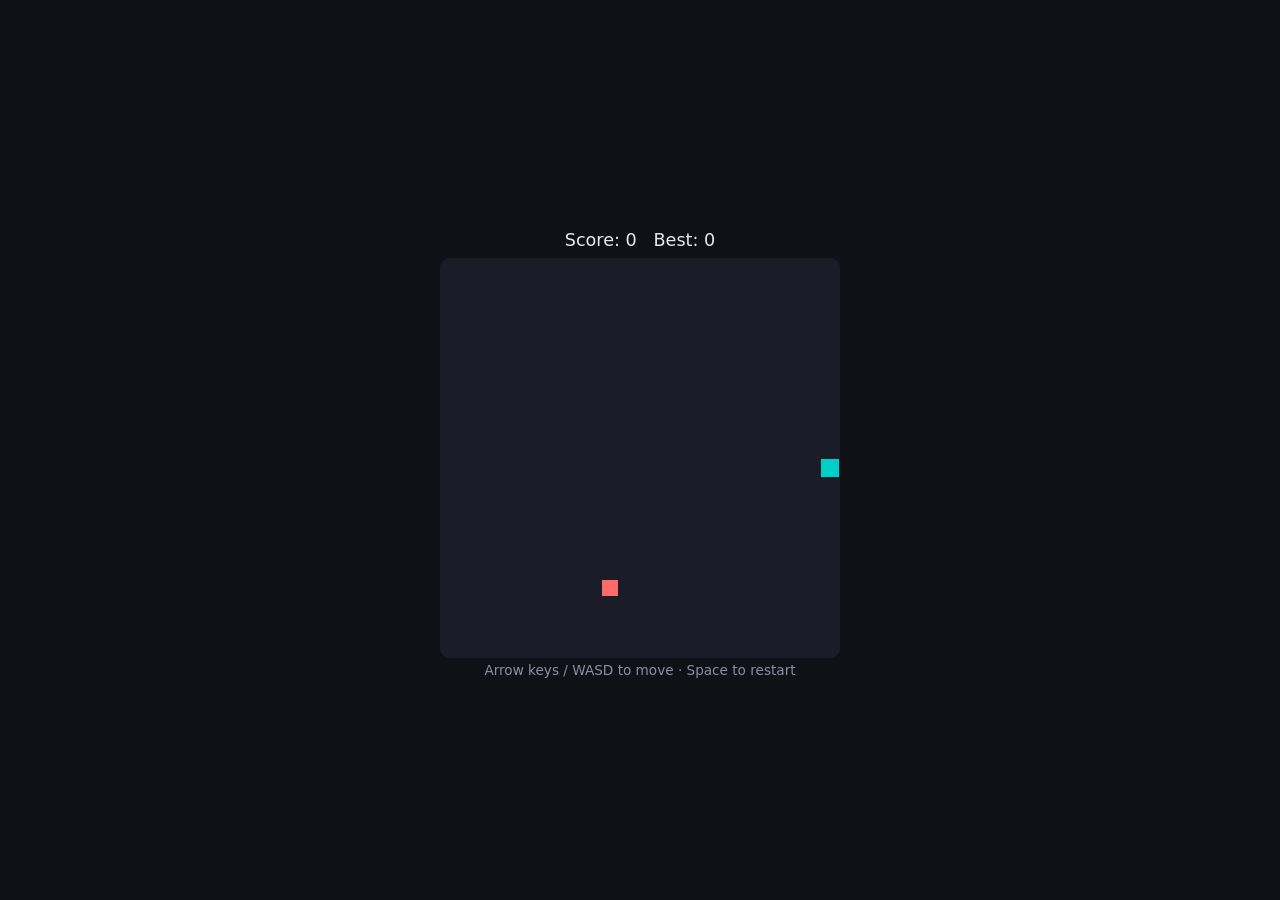
<file: games/snake/index.html>
<!DOCTYPE html>
<html lang="en">
<head>
<meta charset="UTF-8">
<meta name="viewport" content="width=device-width, initial-scale=1.0">
<title>Snake</title>
<style>
  html, body { margin: 0; height: 100%; background: #0f1117; color: #e8e9ee;
    font-family: system-ui, sans-serif; display: flex; align-items: center; justify-content: center; }
  .wrap { text-align: center; }
  canvas { background: #1a1d27; border-radius: 10px; max-width: 95vw; max-height: 80vh; }
  .score { margin: 8px 0; font-size: 1.1rem; }
  .hint { color: #8b8fa3; font-size: 0.85rem; }
</style>
</head>
<body>
<div class="wrap">
  <div class="score">Score: <span id="score">0</span> &nbsp; Best: <span id="best">0</span></div>
  <canvas id="c" width="400" height="400"></canvas>
  <div class="hint">Arrow keys / WASD to move · Space to restart</div>
</div>
<script>
  const c = document.getElementById("c"), ctx = c.getContext("2d");
  const size = 20, tiles = c.width / size;
  let snake, dir, nextDir, food, score, over, best = 0;

  function reset() {
    snake = [{ x: 10, y: 10 }]; dir = { x: 1, y: 0 }; nextDir = dir;
    score = 0; over = false; placeFood(); update();
  }
  function placeFood() {
    do { food = { x: Math.floor(Math.random() * tiles), y: Math.floor(Math.random() * tiles) }; }
    while (snake.some(s => s.x === food.x && s.y === food.y));
  }
  function update() {
    document.getElementById("score").textContent = score;
    document.getElementById("best").textContent = best;
  }
  function step() {
    if (over) return draw();
    dir = nextDir;
    const head = { x: snake[0].x + dir.x, y: snake[0].y + dir.y };
    if (head.x < 0 || head.y < 0 || head.x >= tiles || head.y >= tiles ||
        snake.some(s => s.x === head.x && s.y === head.y)) {
      over = true; best = Math.max(best, score); update(); return draw();
    }
    snake.unshift(head);
    if (head.x === food.x && head.y === food.y) { score++; update(); placeFood(); }
    else snake.pop();
    draw();
  }
  function draw() {
    ctx.fillStyle = "#1a1d27"; ctx.fillRect(0, 0, c.width, c.height);
    ctx.fillStyle = "#ff6b6b"; ctx.fillRect(food.x * size + 2, food.y * size + 2, size - 4, size - 4);
    snake.forEach((s, i) => {
      ctx.fillStyle = i === 0 ? "#00cec9" : "#6c5ce7";
      ctx.fillRect(s.x * size + 1, s.y * size + 1, size - 2, size - 2);
    });
    if (over) {
      ctx.fillStyle = "rgba(0,0,0,0.6)"; ctx.fillRect(0, 0, c.width, c.height);
      ctx.fillStyle = "#fff"; ctx.font = "bold 28px system-ui"; ctx.textAlign = "center";
      ctx.fillText("Game Over", c.width / 2, c.height / 2 - 10);
      ctx.font = "16px system-ui"; ctx.fillText("Press Space to restart", c.width / 2, c.height / 2 + 20);
    }
  }
  document.addEventListener("keydown", e => {
    const k = e.key.toLowerCase();
    const map = { arrowup: [0,-1], w: [0,-1], arrowdown: [0,1], s: [0,1],
                  arrowleft: [-1,0], a: [-1,0], arrowright: [1,0], d: [1,0] };
    if (map[k]) {
      e.preventDefault();
      const [x, y] = map[k];
      if (x !== -dir.x || y !== -dir.y) nextDir = { x, y };
    }
    if (k === " ") { e.preventDefault(); if (over) reset(); }
  });
  reset();
  setInterval(step, 110);
</script>
</body>
</html>
</file>
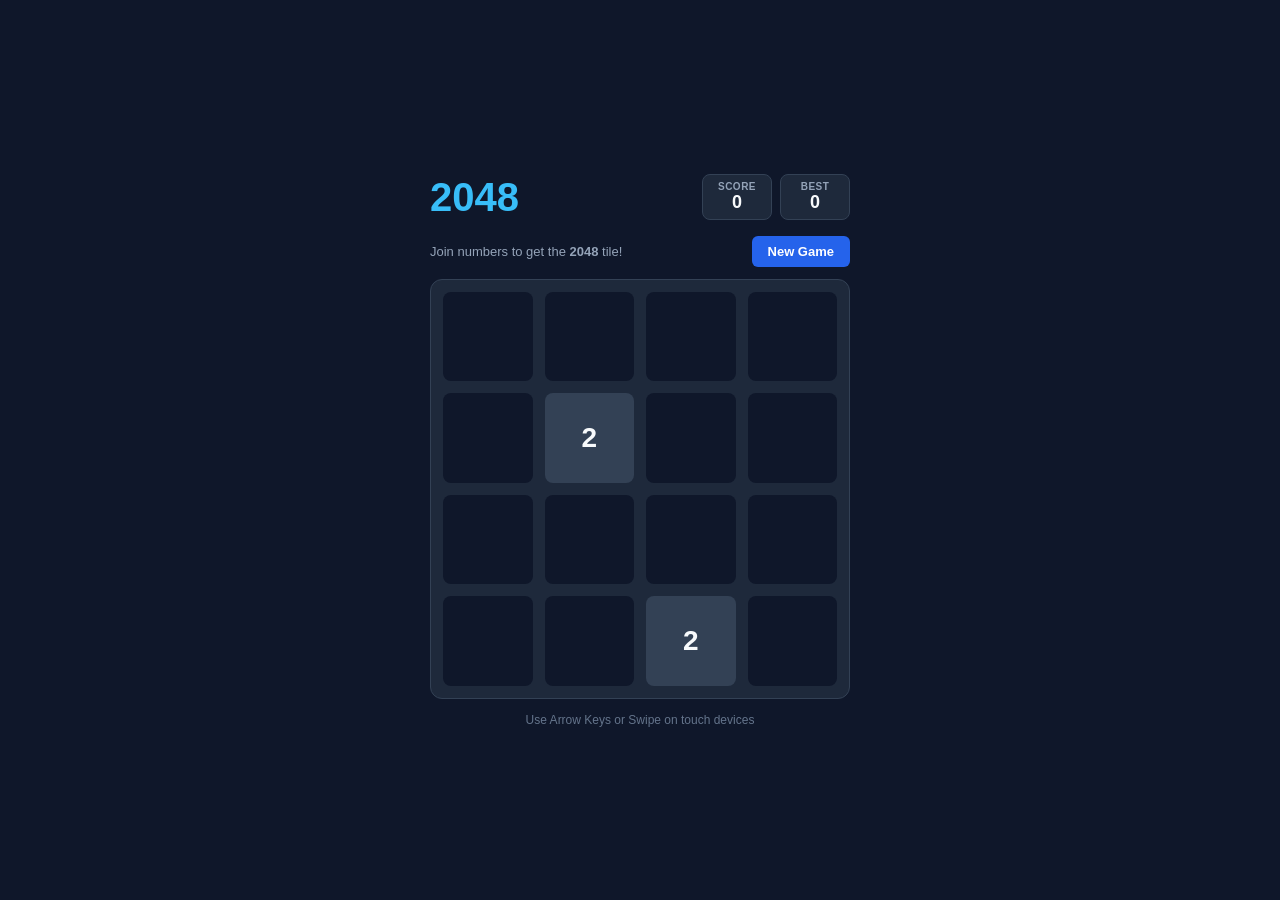
<file: public/games/2048.html>
<!DOCTYPE html>
<html lang="en">
<head>
  <meta charset="UTF-8">
  <meta name="viewport" content="width=device-width, initial-scale=1.0, user-scalable=no">
  <title>2048</title>
  <style>
    * { box-sizing: border-box; margin: 0; padding: 0; user-select: none; }
    body {
      background: #0f172a;
      color: #f8fafc;
      font-family: -apple-system, BlinkMacSystemFont, "Segoe UI", Roboto, sans-serif;
      display: flex;
      flex-direction: column;
      align-items: center;
      justify-content: center;
      min-height: 100vh;
      padding: 16px;
    }
    .header {
      width: 100%;
      max-width: 420px;
      display: flex;
      justify-content: space-between;
      align-items: center;
      margin-bottom: 16px;
    }
    .title {
      font-size: 40px;
      font-weight: 800;
      color: #38bdf8;
      line-height: 1;
    }
    .scores {
      display: flex;
      gap: 8px;
    }
    .score-box {
      background: #1e293b;
      padding: 6px 14px;
      border-radius: 8px;
      text-align: center;
      border: 1px solid #334155;
      min-width: 70px;
    }
    .score-label {
      font-size: 10px;
      text-transform: uppercase;
      color: #94a3b8;
      font-weight: 700;
      letter-spacing: 0.5px;
    }
    .score-val {
      font-size: 18px;
      font-weight: 700;
      color: #f8fafc;
    }
    .toolbar {
      width: 100%;
      max-width: 420px;
      display: flex;
      justify-content: space-between;
      align-items: center;
      margin-bottom: 12px;
    }
    .desc {
      font-size: 13px;
      color: #94a3b8;
    }
    .btn {
      background: #2563eb;
      color: white;
      border: none;
      padding: 8px 16px;
      border-radius: 6px;
      font-weight: 600;
      font-size: 13px;
      cursor: pointer;
      transition: background 0.15s;
    }
    .btn:hover { background: #1d4ed8; }
    #grid-container {
      width: 100%;
      max-width: 420px;
      aspect-ratio: 1;
      background: #1e293b;
      border-radius: 12px;
      padding: 12px;
      display: grid;
      grid-template-columns: repeat(4, 1fr);
      grid-template-rows: repeat(4, 1fr);
      gap: 12px;
      position: relative;
      border: 1px solid #334155;
    }
    .cell {
      background: #0f172a;
      border-radius: 8px;
      display: flex;
      align-items: center;
      justify-content: center;
      font-size: 28px;
      font-weight: 800;
      transition: all 0.12s ease-in-out;
    }
    .cell-2 { background: #334155; color: #f8fafc; }
    .cell-4 { background: #475569; color: #f8fafc; }
    .cell-8 { background: #ea580c; color: #fff; }
    .cell-16 { background: #f97316; color: #fff; }
    .cell-32 { background: #ef4444; color: #fff; }
    .cell-64 { background: #dc2626; color: #fff; }
    .cell-128 { background: #eab308; color: #fff; font-size: 24px; box-shadow: 0 0 10px rgba(234,179,8,0.4); }
    .cell-256 { background: #facc15; color: #1e293b; font-size: 24px; box-shadow: 0 0 12px rgba(250,204,21,0.5); }
    .cell-518 { background: #10b981; color: #fff; font-size: 24px; box-shadow: 0 0 14px rgba(16,185,129,0.5); }
    .cell-1024 { background: #06b6d4; color: #fff; font-size: 20px; box-shadow: 0 0 16px rgba(6,182,212,0.6); }
    .cell-2048 { background: #8b5cf6; color: #fff; font-size: 20px; box-shadow: 0 0 20px rgba(139,92,246,0.8); }
    .overlay {
      position: absolute;
      inset: 0;
      background: rgba(15, 23, 42, 0.9);
      border-radius: 12px;
      display: none;
      flex-direction: column;
      align-items: center;
      justify-content: center;
      gap: 16px;
      backdrop-filter: blur(4px);
    }
    .overlay.active { display: flex; }
    .overlay-title { font-size: 32px; font-weight: 800; color: #38bdf8; }
    .footer-tip {
      margin-top: 14px;
      font-size: 12px;
      color: #64748b;
      text-align: center;
    }
  </style>
</head>
<body>
  <div class="header">
    <div class="title">2048</div>
    <div class="scores">
      <div class="score-box">
        <div class="score-label">Score</div>
        <div class="score-val" id="score">0</div>
      </div>
      <div class="score-box">
        <div class="score-label">Best</div>
        <div class="score-val" id="best">0</div>
      </div>
    </div>
  </div>

  <div class="toolbar">
    <div class="desc">Join numbers to get the <strong>2048</strong> tile!</div>
    <button class="btn" id="new-game-btn">New Game</button>
  </div>

  <div id="grid-container">
    <div class="overlay" id="game-overlay">
      <div class="overlay-title" id="overlay-msg">Game Over!</div>
      <button class="btn" id="overlay-restart-btn">Try Again</button>
    </div>
  </div>

  <div class="footer-tip">Use Arrow Keys or Swipe on touch devices</div>

  <script>
    const SIZE = 4;
    let board = [];
    let score = 0;
    let best = parseInt(localStorage.getItem('2048_best') || '0', 10);
    document.getElementById('best').textContent = best;

    const grid = document.getElementById('grid-container');
    const scoreEl = document.getElementById('score');
    const bestEl = document.getElementById('best');
    const overlay = document.getElementById('game-overlay');
    const overlayMsg = document.getElementById('overlay-msg');

    function initBoard() {
      board = Array(SIZE).fill(null).map(() => Array(SIZE).fill(0));
      score = 0;
      scoreEl.textContent = '0';
      overlay.classList.remove('active');
      renderCells();
      spawnTile();
      spawnTile();
      render();
    }

    function renderCells() {
      // Remove any existing cells except overlay
      const cells = grid.querySelectorAll('.cell');
      cells.forEach(c => c.remove());
      for (let r = 0; r < SIZE; r++) {
        for (let c = 0; c < SIZE; c++) {
          const div = document.createElement('div');
          div.className = 'cell';
          div.id = `cell-${r}-${c}`;
          grid.appendChild(div);
        }
      }
    }

    function spawnTile() {
      const empty = [];
      for (let r = 0; r < SIZE; r++) {
        for (let c = 0; c < SIZE; c++) {
          if (board[r][c] === 0) empty.push({ r, c });
        }
      }
      if (empty.length === 0) return;
      const { r, c } = empty[Math.floor(Math.random() * empty.length)];
      board[r][c] = Math.random() < 0.9 ? 2 : 4;
    }

    function render() {
      for (let r = 0; r < SIZE; r++) {
        for (let c = 0; c < SIZE; c++) {
          const val = board[r][c];
          const el = document.getElementById(`cell-${r}-${c}`);
          el.textContent = val > 0 ? val : '';
          el.className = 'cell' + (val > 0 ? ` cell-${val > 2048 ? 2048 : val}` : '');
        }
      }
      scoreEl.textContent = score;
      if (score > best) {
        best = score;
        bestEl.textContent = best;
        localStorage.setItem('2048_best', best);
      }
    }

    function slide(row) {
      let arr = row.filter(val => val);
      for (let i = 0; i < arr.length - 1; i++) {
        if (arr[i] === arr[i + 1]) {
          arr[i] *= 2;
          score += arr[i];
          arr[i + 1] = 0;
        }
      }
      arr = arr.filter(val => val);
      while (arr.length < SIZE) {
        arr.push(0);
      }
      return arr;
    }

    function rotate(matrix) {
      return matrix[0].map((_, index) => matrix.map(row => row[index]).reverse());
    }

    function moveLeft() {
      let changed = false;
      for (let r = 0; r < SIZE; r++) {
        const oldRow = [...board[r]];
        const newRow = slide(board[r]);
        board[r] = newRow;
        if (oldRow.some((v, i) => v !== newRow[i])) changed = true;
      }
      return changed;
    }

    function moveRight() {
      let changed = false;
      for (let r = 0; r < SIZE; r++) {
        const oldRow = [...board[r]];
        let reversed = [...board[r]].reverse();
        reversed = slide(reversed);
        board[r] = reversed.reverse();
        if (oldRow.some((v, i) => v !== board[r][i])) changed = true;
      }
      return changed;
    }

    function moveUp() {
      board = rotate(rotate(rotate(board)));
      const changed = moveLeft();
      board = rotate(board);
      return changed;
    }

    function moveDown() {
      board = rotate(board);
      const changed = moveLeft();
      board = rotate(rotate(rotate(board)));
      return changed;
    }

    function checkGameOver() {
      for (let r = 0; r < SIZE; r++) {
        for (let c = 0; c < SIZE; c++) {
          if (board[r][c] === 0) return false;
          if (c < SIZE - 1 && board[r][c] === board[r][c + 1]) return false;
          if (r < SIZE - 1 && board[r][c] === board[r + 1][c]) return false;
        }
      }
      return true;
    }

    function handleMove(dir) {
      let moved = false;
      if (dir === 'left') moved = moveLeft();
      if (dir === 'right') moved = moveRight();
      if (dir === 'up') moved = moveUp();
      if (dir === 'down') moved = moveDown();

      if (moved) {
        spawnTile();
        render();
        if (checkGameOver()) {
          overlayMsg.textContent = 'Game Over!';
          overlay.classList.add('active');
        }
      }
    }

    window.addEventListener('keydown', e => {
      if (['ArrowUp', 'KeyW'].includes(e.code)) { e.preventDefault(); handleMove('up'); }
      if (['ArrowDown', 'KeyS'].includes(e.code)) { e.preventDefault(); handleMove('down'); }
      if (['ArrowLeft', 'KeyA'].includes(e.code)) { e.preventDefault(); handleMove('left'); }
      if (['ArrowRight', 'KeyD'].includes(e.code)) { e.preventDefault(); handleMove('right'); }
    });

    let touchStartX = 0;
    let touchStartY = 0;
    grid.addEventListener('touchstart', e => {
      touchStartX = e.touches[0].clientX;
      touchStartY = e.touches[0].clientY;
    }, { passive: true });

    grid.addEventListener('touchend', e => {
      const dx = e.changedTouches[0].clientX - touchStartX;
      const dy = e.changedTouches[0].clientY - touchStartY;
      if (Math.abs(dx) > Math.abs(dy) && Math.abs(dx) > 30) {
        handleMove(dx > 0 ? 'right' : 'left');
      } else if (Math.abs(dy) > Math.abs(dx) && Math.abs(dy) > 30) {
        handleMove(dy > 0 ? 'down' : 'up');
      }
    }, { passive: true });

    document.getElementById('new-game-btn').addEventListener('click', initBoard);
    document.getElementById('overlay-restart-btn').addEventListener('click', initBoard);

    initBoard();
  </script>
</body>
</html>
</file>
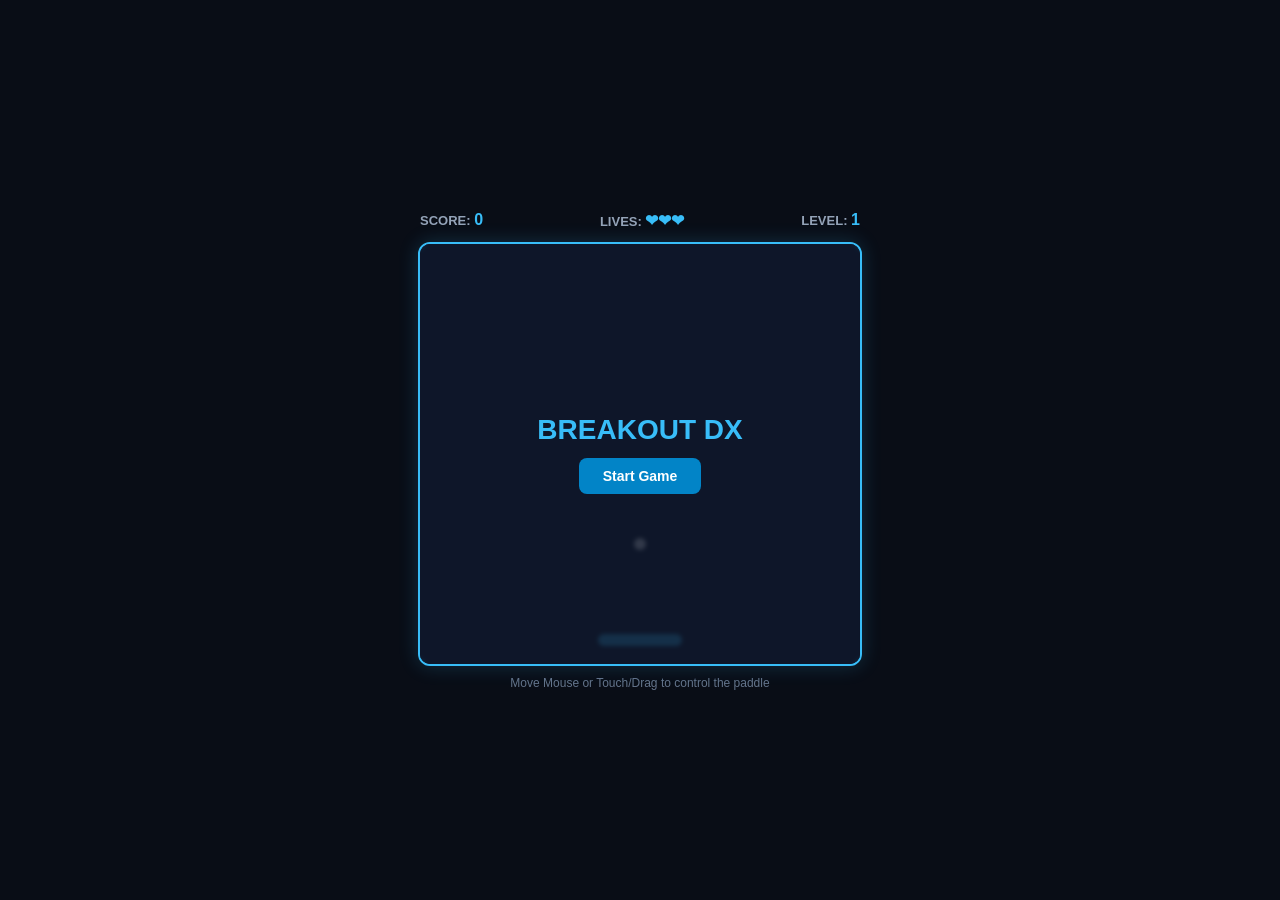
<file: public/games/breakout.html>
<!DOCTYPE html>
<html lang="en">
<head>
  <meta charset="UTF-8">
  <meta name="viewport" content="width=device-width, initial-scale=1.0, user-scalable=no">
  <title>Breakout DX</title>
  <style>
    * { box-sizing: border-box; margin: 0; padding: 0; user-select: none; }
    body {
      background: #090d16;
      color: #f8fafc;
      font-family: -apple-system, BlinkMacSystemFont, "Segoe UI", Roboto, sans-serif;
      display: flex;
      flex-direction: column;
      align-items: center;
      justify-content: center;
      min-height: 100vh;
      padding: 12px;
    }
    .hud {
      width: 100%;
      max-width: 440px;
      display: flex;
      justify-content: space-between;
      align-items: center;
      margin-bottom: 12px;
    }
    .hud-stat {
      font-size: 13px;
      font-weight: 700;
      color: #94a3b8;
    }
    .hud-val { color: #38bdf8; font-size: 16px; }
    .game-wrap {
      position: relative;
      border: 2px solid #38bdf8;
      border-radius: 12px;
      overflow: hidden;
      box-shadow: 0 0 20px rgba(56, 189, 248, 0.2);
      background: #0f172a;
    }
    canvas { display: block; cursor: crosshair; }
    .overlay {
      position: absolute;
      inset: 0;
      background: rgba(15, 23, 42, 0.85);
      display: flex;
      flex-direction: column;
      align-items: center;
      justify-content: center;
      gap: 12px;
      backdrop-filter: blur(2px);
    }
    .overlay.hidden { display: none; }
    .title { font-size: 28px; font-weight: 800; color: #38bdf8; }
    .btn {
      background: #0284c7;
      color: white;
      border: none;
      padding: 10px 24px;
      border-radius: 8px;
      font-weight: 700;
      font-size: 14px;
      cursor: pointer;
    }
    .btn:hover { background: #0369a1; }
    .tip {
      margin-top: 10px;
      font-size: 12px;
      color: #64748b;
    }
  </style>
</head>
<body>
  <div class="hud">
    <div class="hud-stat">SCORE: <span class="hud-val" id="score">0</span></div>
    <div class="hud-stat">LIVES: <span class="hud-val" id="lives">❤❤❤</span></div>
    <div class="hud-stat">LEVEL: <span class="hud-val" id="level">1</span></div>
  </div>

  <div class="game-wrap">
    <canvas id="canvas" width="440" height="420"></canvas>
    <div class="overlay" id="overlay">
      <div class="title" id="overlay-msg">BREAKOUT DX</div>
      <button class="btn" id="start-btn">Start Game</button>
    </div>
  </div>

  <div class="tip">Move Mouse or Touch/Drag to control the paddle</div>

  <script>
    const canvas = document.getElementById('canvas');
    const ctx = canvas.getContext('2d');
    const scoreEl = document.getElementById('score');
    const livesEl = document.getElementById('lives');
    const levelEl = document.getElementById('level');
    const overlay = document.getElementById('overlay');
    const overlayMsg = document.getElementById('overlay-msg');
    const startBtn = document.getElementById('start-btn');

    let paddle = { w: 84, h: 12, x: 178, y: 390, speed: 7 };
    let ball = { x: 220, y: 300, dx: 3.5, dy: -3.5, radius: 6 };
    let bricks = [];
    let score = 0;
    let lives = 3;
    let level = 1;
    let isPlaying = false;
    let animId = null;

    const COLORS = ['#ef4444', '#f97316', '#eab308', '#22c55e', '#06b6d4'];

    function createBricks() {
      bricks = [];
      const rows = 5;
      const cols = 8;
      const w = 48;
      const h = 16;
      const padding = 6;
      const offsetTop = 40;
      const offsetLeft = (canvas.width - (cols * (w + padding) - padding)) / 2;

      for (let r = 0; r < rows; r++) {
        for (let c = 0; c < cols; c++) {
          bricks.push({
            x: offsetLeft + c * (w + padding),
            y: offsetTop + r * (h + padding),
            w, h,
            color: COLORS[r % COLORS.length],
            points: (rows - r) * 10,
            active: true
          });
        }
      }
    }

    function initGame() {
      score = 0;
      lives = 3;
      level = 1;
      scoreEl.textContent = score;
      livesEl.textContent = '❤❤❤';
      levelEl.textContent = level;
      createBricks();
      resetBall();
      overlay.classList.add('hidden');
      isPlaying = true;
      if (animId) cancelAnimationFrame(animId);
      animId = requestAnimationFrame(loop);
    }

    function resetBall() {
      paddle.x = (canvas.width - paddle.w) / 2;
      ball.x = canvas.width / 2;
      ball.y = paddle.y - 15;
      ball.dx = (Math.random() > 0.5 ? 3.5 : -3.5);
      ball.dy = -3.5;
    }

    function loop() {
      update();
      draw();
      if (isPlaying) animId = requestAnimationFrame(loop);
    }

    function update() {
      ball.x += ball.dx;
      ball.y += ball.dy;

      // Wall bounce
      if (ball.x - ball.radius <= 0 || ball.x + ball.radius >= canvas.width) {
        ball.dx *= -1;
      }
      if (ball.y - ball.radius <= 0) {
        ball.dy *= -1;
      }

      // Bottom death
      if (ball.y + ball.radius >= canvas.height) {
        lives--;
        livesEl.textContent = '❤'.repeat(Math.max(0, lives));
        if (lives <= 0) {
          gameOver(false);
          return;
        } else {
          resetBall();
        }
      }

      // Paddle bounce
      if (
        ball.y + ball.radius >= paddle.y &&
        ball.y - ball.radius <= paddle.y + paddle.h &&
        ball.x >= paddle.x &&
        ball.x <= paddle.x + paddle.w
      ) {
        ball.dy = -Math.abs(ball.dy);
        const hitPoint = (ball.x - (paddle.x + paddle.w / 2)) / (paddle.w / 2);
        ball.dx = hitPoint * 4.5;
      }

      // Brick collision
      let activeRemaining = 0;
      bricks.forEach(b => {
        if (!b.active) return;
        activeRemaining++;
        if (
          ball.x + ball.radius > b.x &&
          ball.x - ball.radius < b.x + b.w &&
          ball.y + ball.radius > b.y &&
          ball.y - ball.radius < b.y + b.h
        ) {
          b.active = false;
          ball.dy *= -1;
          score += b.points;
          scoreEl.textContent = score;
        }
      });

      if (activeRemaining === 0) {
        level++;
        levelEl.textContent = level;
        createBricks();
        resetBall();
        ball.dx *= 1.1;
        ball.dy *= 1.1;
      }
    }

    function draw() {
      ctx.fillStyle = '#0f172a';
      ctx.fillRect(0, 0, canvas.width, canvas.height);

      // Paddle
      ctx.fillStyle = '#38bdf8';
      ctx.beginPath();
      ctx.roundRect(paddle.x, paddle.y, paddle.w, paddle.h, 6);
      ctx.fill();

      // Ball
      ctx.fillStyle = '#f8fafc';
      ctx.beginPath();
      ctx.arc(ball.x, ball.y, ball.radius, 0, Math.PI * 2);
      ctx.fill();

      // Bricks
      bricks.forEach(b => {
        if (!b.active) return;
        ctx.fillStyle = b.color;
        ctx.beginPath();
        ctx.roundRect(b.x, b.y, b.w, b.h, 4);
        ctx.fill();
      });
    }

    function gameOver(won) {
      isPlaying = false;
      overlayMsg.textContent = won ? 'YOU WIN!' : 'GAME OVER';
      startBtn.textContent = 'PLAY AGAIN';
      overlay.classList.remove('hidden');
    }

    function movePaddle(clientX) {
      const rect = canvas.getBoundingClientRect();
      const relativeX = clientX - rect.left;
      paddle.x = Math.max(0, Math.min(canvas.width - paddle.w, relativeX - paddle.w / 2));
    }

    canvas.addEventListener('mousemove', e => movePaddle(e.clientX));
    canvas.addEventListener('touchmove', e => {
      e.preventDefault();
      movePaddle(e.touches[0].clientX);
    }, { passive: false });

    window.addEventListener('keydown', e => {
      if (['ArrowLeft', 'KeyA'].includes(e.code)) {
        paddle.x = Math.max(0, paddle.x - 24);
      } else if (['ArrowRight', 'KeyD'].includes(e.code)) {
        paddle.x = Math.min(canvas.width - paddle.w, paddle.x + 24);
      }
    });

    startBtn.addEventListener('click', initGame);
    draw();
  </script>
</body>
</html>
</file>
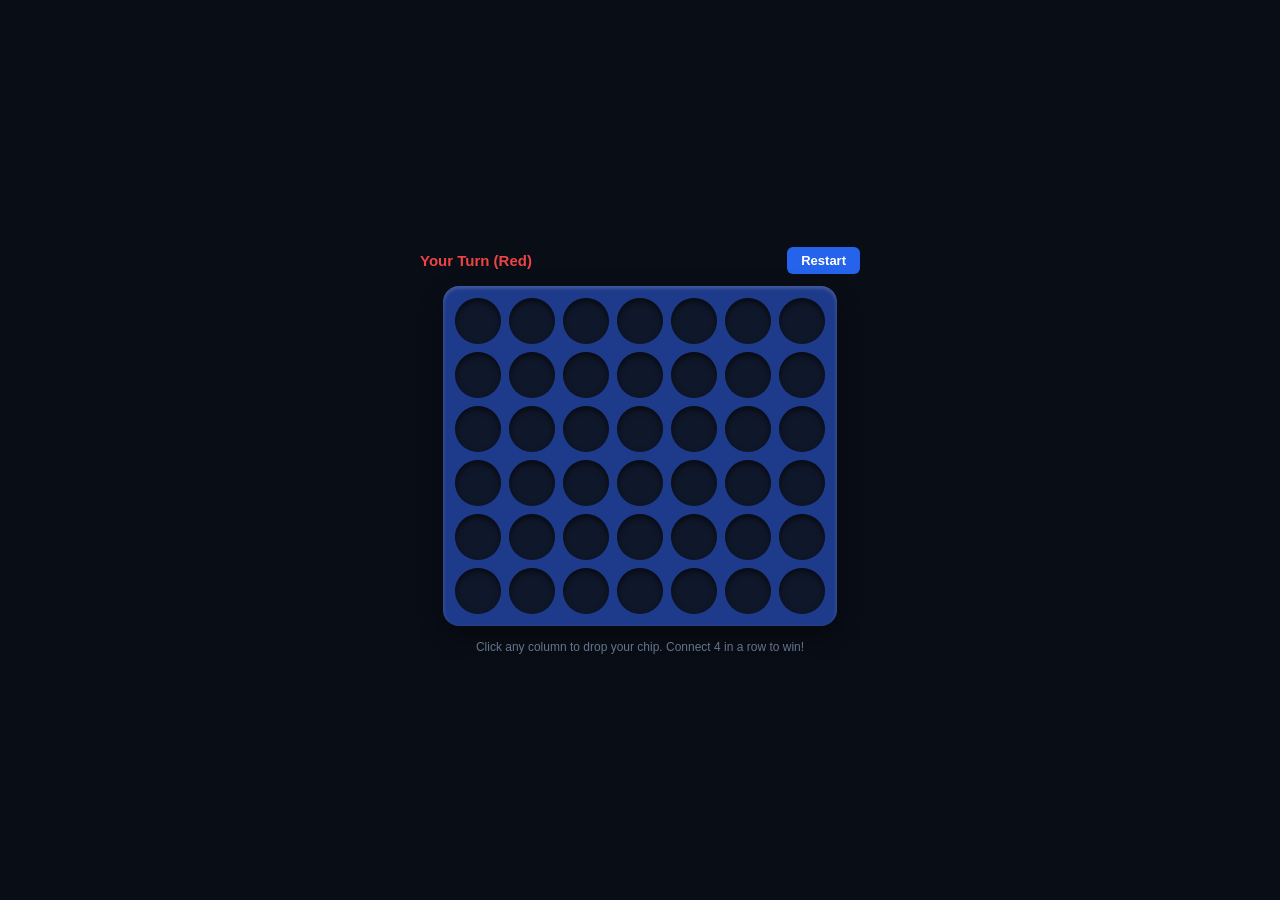
<file: public/games/connect4.html>
<!DOCTYPE html>
<html lang="en">
<head>
  <meta charset="UTF-8">
  <meta name="viewport" content="width=device-width, initial-scale=1.0, user-scalable=no">
  <title>Connect Four</title>
  <style>
    * { box-sizing: border-box; margin: 0; padding: 0; user-select: none; }
    body {
      background: #090d16;
      color: #f8fafc;
      font-family: -apple-system, BlinkMacSystemFont, "Segoe UI", Roboto, sans-serif;
      display: flex;
      flex-direction: column;
      align-items: center;
      justify-content: center;
      min-height: 100vh;
      padding: 12px;
    }
    .hud {
      width: 100%;
      max-width: 440px;
      display: flex;
      justify-content: space-between;
      align-items: center;
      margin-bottom: 12px;
    }
    .status {
      font-size: 15px;
      font-weight: 700;
      color: #38bdf8;
    }
    .btn {
      background: #2563eb;
      color: white;
      border: none;
      padding: 6px 14px;
      border-radius: 6px;
      font-weight: 600;
      font-size: 13px;
      cursor: pointer;
    }
    .board {
      background: #1e3a8a;
      padding: 12px;
      border-radius: 16px;
      display: grid;
      grid-template-columns: repeat(7, 46px);
      grid-template-rows: repeat(6, 46px);
      gap: 8px;
      box-shadow: 0 10px 25px rgba(0,0,0,0.4), inset 0 2px 4px rgba(255,255,255,0.2);
    }
    .slot {
      width: 46px;
      height: 46px;
      background: #0f172a;
      border-radius: 50%;
      cursor: pointer;
      box-shadow: inset 0 3px 6px rgba(0,0,0,0.6);
      transition: background 0.15s;
    }
    .slot.p1 {
      background: #ef4444;
      box-shadow: inset 0 -3px 4px rgba(0,0,0,0.3), 0 0 10px rgba(239, 68, 68, 0.6);
    }
    .slot.p2 {
      background: #facc15;
      box-shadow: inset 0 -3px 4px rgba(0,0,0,0.3), 0 0 10px rgba(250, 204, 21, 0.6);
    }
    .slot:hover:not(.p1):not(.p2) {
      background: #1e293b;
    }
    .tip {
      margin-top: 14px;
      font-size: 12px;
      color: #64748b;
    }
  </style>
</head>
<body>
  <div class="hud">
    <div class="status" id="status-text">Your Turn (Red)</div>
    <button class="btn" id="restart-btn">Restart</button>
  </div>

  <div class="board" id="board"></div>

  <div class="tip">Click any column to drop your chip. Connect 4 in a row to win!</div>

  <script>
    const ROWS = 6;
    const COLS = 7;
    let grid = [];
    let currentPlayer = 1; // 1 = Human (Red), 2 = AI (Yellow)
    let gameOver = false;

    const boardEl = document.getElementById('board');
    const statusText = document.getElementById('status-text');
    const restartBtn = document.getElementById('restart-btn');

    function init() {
      grid = Array(ROWS).fill(null).map(() => Array(COLS).fill(0));
      currentPlayer = 1;
      gameOver = false;
      statusText.textContent = 'Your Turn (Red)';
      statusText.style.color = '#ef4444';

      boardEl.innerHTML = '';
      for (let r = 0; r < ROWS; r++) {
        for (let c = 0; c < COLS; c++) {
          const slot = document.createElement('div');
          slot.className = 'slot';
          slot.dataset.col = c;
          slot.addEventListener('click', () => handleColClick(c));
          boardEl.appendChild(slot);
        }
      }
    }

    function render() {
      const slots = boardEl.querySelectorAll('.slot');
      for (let r = 0; r < ROWS; r++) {
        for (let c = 0; c < COLS; c++) {
          const idx = r * COLS + c;
          const val = grid[r][c];
          slots[idx].className = 'slot' + (val === 1 ? ' p1' : val === 2 ? ' p2' : '');
        }
      }
    }

    function dropChip(col, player) {
      for (let r = ROWS - 1; r >= 0; r--) {
        if (grid[r][col] === 0) {
          grid[r][col] = player;
          return r;
        }
      }
      return -1;
    }

    function checkWin(r, c, p) {
      const directions = [
        [[0, 1], [0, -1]],   // Horizontal
        [[1, 0], [-1, 0]],   // Vertical
        [[1, 1], [-1, -1]],  // Diagonal \
        [[1, -1], [-1, 1]]   // Diagonal /
      ];

      for (let [d1, d2] of directions) {
        let count = 1;
        for (let [dr, dc] of [d1, d2]) {
          let currR = r + dr;
          let currC = c + dc;
          while (currR >= 0 && currR < ROWS && currC >= 0 && currC < COLS && grid[currR][currC] === p) {
            count++;
            currR += dr;
            currC += dc;
          }
        }
        if (count >= 4) return true;
      }
      return false;
    }

    function isBoardFull() {
      return grid[0].every(cell => cell !== 0);
    }

    function handleColClick(col) {
      if (gameOver || currentPlayer !== 1) return;
      const row = dropChip(col, 1);
      if (row === -1) return; // Column full

      render();

      if (checkWin(row, col, 1)) {
        gameOver = true;
        statusText.textContent = 'YOU WIN! 🎉';
        statusText.style.color = '#22c55e';
        return;
      }

      if (isBoardFull()) {
        gameOver = true;
        statusText.textContent = 'Draw Game!';
        statusText.style.color = '#94a3b8';
        return;
      }

      currentPlayer = 2;
      statusText.textContent = 'AI is thinking...';
      statusText.style.color = '#facc15';

      setTimeout(aiMove, 350);
    }

    function aiMove() {
      if (gameOver) return;

      // 1. Check if AI can win in 1 move
      for (let c = 0; c < COLS; c++) {
        const r = simulateDrop(c, 2);
        if (r !== -1) {
          if (checkWin(r, c, 2)) {
            grid[r][c] = 0;
            executeAiDrop(c);
            return;
          }
          grid[r][c] = 0;
        }
      }

      // 2. Block player from winning
      for (let c = 0; c < COLS; c++) {
        const r = simulateDrop(c, 1);
        if (r !== -1) {
          if (checkWin(r, c, 1)) {
            grid[r][c] = 0;
            executeAiDrop(c);
            return;
          }
          grid[r][c] = 0;
        }
      }

      // 3. Prefer center column or valid random
      const preferred = [3, 2, 4, 1, 5, 0, 6];
      for (let c of preferred) {
        if (grid[0][c] === 0) {
          executeAiDrop(c);
          return;
        }
      }
    }

    function simulateDrop(col, player) {
      for (let r = ROWS - 1; r >= 0; r--) {
        if (grid[r][col] === 0) {
          grid[r][col] = player;
          return r;
        }
      }
      return -1;
    }

    function executeAiDrop(c) {
      const row = dropChip(c, 2);
      render();

      if (checkWin(row, c, 2)) {
        gameOver = true;
        statusText.textContent = 'AI Wins!';
        statusText.style.color = '#facc15';
        return;
      }

      if (isBoardFull()) {
        gameOver = true;
        statusText.textContent = 'Draw Game!';
        return;
      }

      currentPlayer = 1;
      statusText.textContent = 'Your Turn (Red)';
      statusText.style.color = '#ef4444';
    }

    restartBtn.addEventListener('click', init);
    init();
  </script>
</body>
</html>
</file>
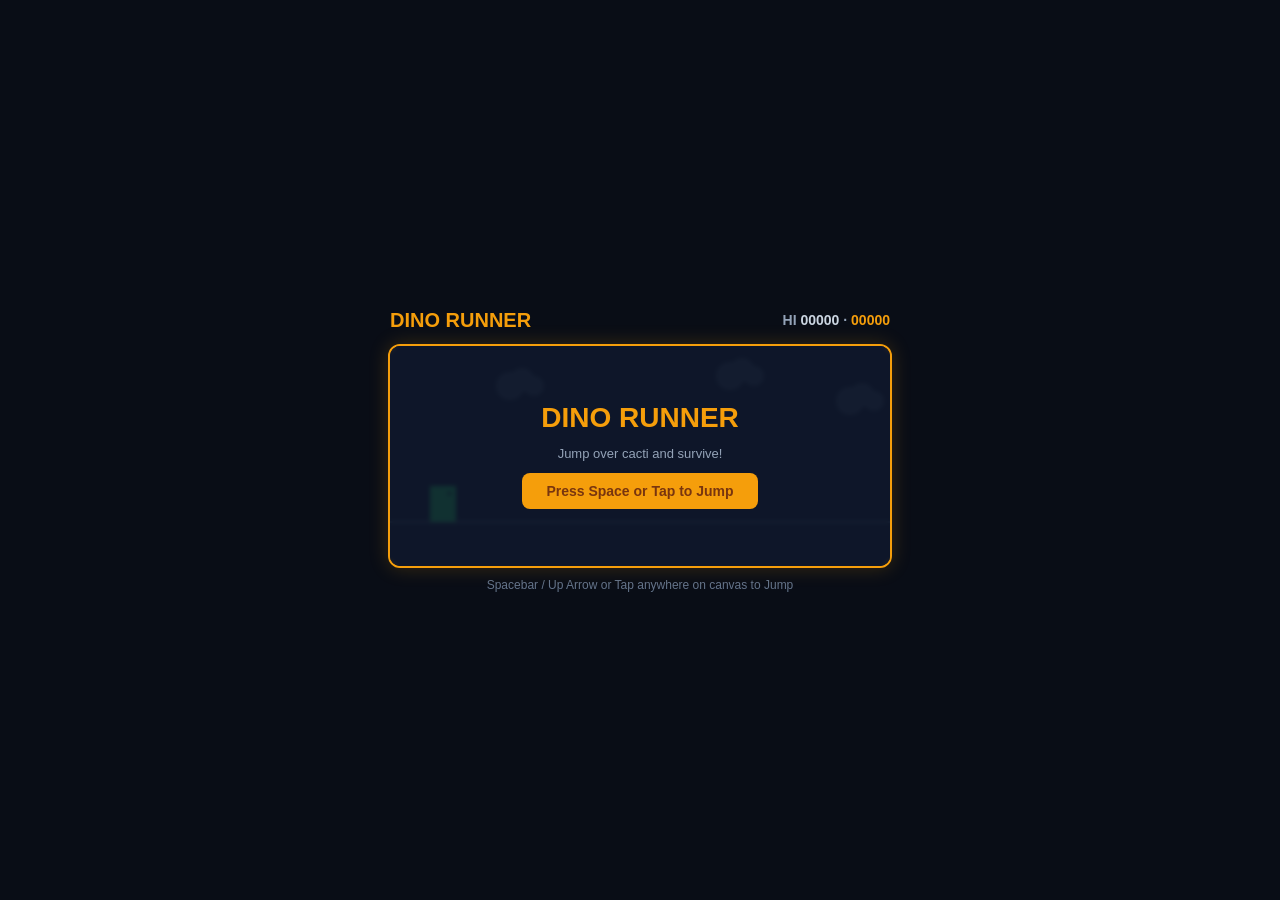
<file: public/games/dino.html>
<!DOCTYPE html>
<html lang="en">
<head>
  <meta charset="UTF-8">
  <meta name="viewport" content="width=device-width, initial-scale=1.0, user-scalable=no">
  <title>Dino Runner</title>
  <style>
    * { box-sizing: border-box; margin: 0; padding: 0; user-select: none; }
    body {
      background: #090d16;
      color: #f8fafc;
      font-family: -apple-system, BlinkMacSystemFont, "Segoe UI", Roboto, sans-serif;
      display: flex;
      flex-direction: column;
      align-items: center;
      justify-content: center;
      min-height: 100vh;
      padding: 12px;
    }
    .hud {
      width: 100%;
      max-width: 500px;
      display: flex;
      justify-content: space-between;
      align-items: center;
      margin-bottom: 12px;
    }
    .brand { font-size: 20px; font-weight: 800; color: #f59e0b; }
    .scores {
      font-size: 14px;
      font-weight: 700;
      color: #94a3b8;
    }
    .canvas-wrap {
      position: relative;
      border: 2px solid #f59e0b;
      border-radius: 12px;
      overflow: hidden;
      box-shadow: 0 0 20px rgba(245, 158, 11, 0.2);
      background: #0f172a;
    }
    canvas { display: block; }
    .overlay {
      position: absolute;
      inset: 0;
      background: rgba(15, 23, 42, 0.85);
      display: flex;
      flex-direction: column;
      align-items: center;
      justify-content: center;
      gap: 12px;
      backdrop-filter: blur(2px);
    }
    .overlay.hidden { display: none; }
    .title { font-size: 28px; font-weight: 800; color: #f59e0b; }
    .btn {
      background: #f59e0b;
      color: #78350f;
      border: none;
      padding: 10px 24px;
      border-radius: 8px;
      font-weight: 700;
      font-size: 14px;
      cursor: pointer;
    }
    .btn:hover { background: #d97706; color: white; }
    .tip {
      margin-top: 10px;
      font-size: 12px;
      color: #64748b;
    }
  </style>
</head>
<body>
  <div class="hud">
    <div class="brand">DINO RUNNER</div>
    <div class="scores">
      HI <span id="hi-score" style="color: #cbd5e1;">00000</span> · <span id="score" style="color: #f59e0b;">00000</span>
    </div>
  </div>

  <div class="canvas-wrap">
    <canvas id="canvas" width="500" height="220"></canvas>
    <div class="overlay" id="overlay">
      <div class="title" id="overlay-msg">DINO RUNNER</div>
      <p style="font-size: 13px; color: #94a3b8;">Jump over cacti and survive!</p>
      <button class="btn" id="start-btn">Press Space or Tap to Jump</button>
    </div>
  </div>

  <div class="tip">Spacebar / Up Arrow or Tap anywhere on canvas to Jump</div>

  <script>
    const canvas = document.getElementById('canvas');
    const ctx = canvas.getContext('2d');
    const scoreEl = document.getElementById('score');
    const hiScoreEl = document.getElementById('hi-score');
    const overlay = document.getElementById('overlay');
    const overlayMsg = document.getElementById('overlay-msg');
    const startBtn = document.getElementById('start-btn');

    let hi = parseInt(localStorage.getItem('dino_hi') || '0', 10);
    hiScoreEl.textContent = String(hi).padStart(5, '0');

    let dino = { x: 40, y: 140, w: 26, h: 36, vy: 0, gravity: 0.65, jump: -11, grounded: true };
    let obstacles = [];
    let clouds = [{ x: 120, y: 40, s: 0.6 }, { x: 340, y: 30, s: 0.8 }, { x: 460, y: 55, s: 0.5 }];
    let score = 0;
    let speed = 4.5;
    let isPlaying = false;
    let animId = null;
    let frame = 0;

    function initGame() {
      dino.y = 140;
      dino.vy = 0;
      dino.grounded = true;
      obstacles = [];
      score = 0;
      speed = 4.5;
      frame = 0;
      overlay.classList.add('hidden');
      isPlaying = true;
      if (animId) cancelAnimationFrame(animId);
      animId = requestAnimationFrame(loop);
    }

    function jump() {
      if (!isPlaying) {
        initGame();
        return;
      }
      if (dino.grounded) {
        dino.vy = dino.jump;
        dino.grounded = false;
      }
    }

    function loop() {
      frame++;
      update();
      draw();
      if (isPlaying) animId = requestAnimationFrame(loop);
    }

    function update() {
      // Score ramping
      if (frame % 5 === 0) {
        score++;
        scoreEl.textContent = String(score).padStart(5, '0');
        if (score > hi) {
          hi = score;
          hiScoreEl.textContent = String(hi).padStart(5, '0');
          localStorage.setItem('dino_hi', hi);
        }
        if (score % 100 === 0 && speed < 9) {
          speed += 0.3;
        }
      }

      // Dino physics
      dino.vy += dino.gravity;
      dino.y += dino.vy;
      if (dino.y >= 140) {
        dino.y = 140;
        dino.vy = 0;
        dino.grounded = true;
      }

      // Clouds
      clouds.forEach(c => {
        c.x -= c.s;
        if (c.x < -60) c.x = canvas.width + 20;
      });

      // Spawn obstacles
      if (frame % Math.floor(90 / (speed / 4)) === 0 && Math.random() > 0.3) {
        const h = Math.random() > 0.5 ? 32 : 24;
        obstacles.push({
          x: canvas.width,
          y: 176 - h,
          w: 16,
          h: h
        });
      }

      // Move obstacles
      for (let i = 0; i < obstacles.length; i++) {
        const obs = obstacles[i];
        obs.x -= speed;

        // Collision
        if (
          dino.x + 4 < obs.x + obs.w &&
          dino.x + dino.w - 4 > obs.x &&
          dino.y + 4 < obs.y + obs.h &&
          dino.y + dino.h > obs.y
        ) {
          gameOver();
          return;
        }
      }

      obstacles = obstacles.filter(o => o.x > -30);
    }

    function draw() {
      ctx.fillStyle = '#0f172a';
      ctx.fillRect(0, 0, canvas.width, canvas.height);

      // Clouds
      ctx.fillStyle = '#334155';
      clouds.forEach(c => {
        ctx.beginPath();
        ctx.arc(c.x, c.y, 14, 0, Math.PI * 2);
        ctx.arc(c.x + 12, c.y - 6, 12, 0, Math.PI * 2);
        ctx.arc(c.x + 24, c.y, 10, 0, Math.PI * 2);
        ctx.fill();
      });

      // Ground Line
      ctx.strokeStyle = '#475569';
      ctx.lineWidth = 2;
      ctx.beginPath();
      ctx.moveTo(0, 176);
      ctx.lineTo(canvas.width, 176);
      ctx.stroke();

      // Dino
      ctx.fillStyle = '#22c55e';
      ctx.fillRect(dino.x, dino.y, dino.w, dino.h);
      // Dino eye
      ctx.fillStyle = '#0f172a';
      ctx.fillRect(dino.x + 18, dino.y + 6, 3, 3);

      // Obstacles (Cacti)
      ctx.fillStyle = '#ef4444';
      obstacles.forEach(o => {
        ctx.fillRect(o.x, o.y, o.w, o.h);
        // arms
        ctx.fillRect(o.x - 4, o.y + 8, 4, 8);
        ctx.fillRect(o.x + o.w, o.y + 12, 4, 8);
      });
    }

    function gameOver() {
      isPlaying = false;
      overlayMsg.textContent = 'GAME OVER';
      startBtn.textContent = 'Restart Run';
      overlay.classList.remove('hidden');
    }

    window.addEventListener('keydown', e => {
      if (['Space', 'ArrowUp', 'KeyW'].includes(e.code)) {
        e.preventDefault();
        jump();
      }
    });

    canvas.addEventListener('pointerdown', e => {
      e.preventDefault();
      jump();
    });

    startBtn.addEventListener('click', initGame);
    draw();
  </script>
</body>
</html>
</file>
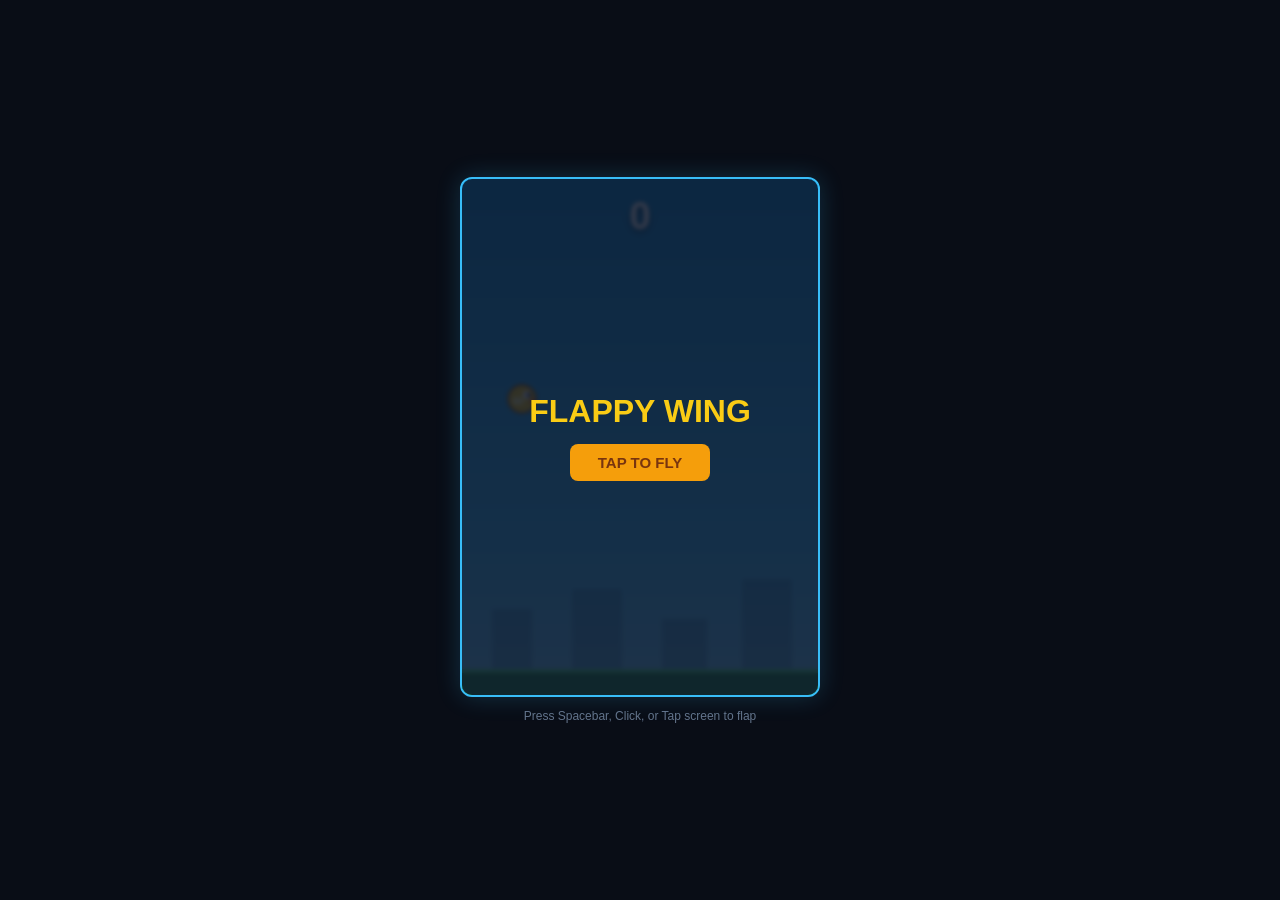
<file: public/games/flappy.html>
<!DOCTYPE html>
<html lang="en">
<head>
  <meta charset="UTF-8">
  <meta name="viewport" content="width=device-width, initial-scale=1.0, user-scalable=no">
  <title>Flappy Wing</title>
  <style>
    * { box-sizing: border-box; margin: 0; padding: 0; user-select: none; }
    body {
      background: #090d16;
      color: #f8fafc;
      font-family: -apple-system, BlinkMacSystemFont, "Segoe UI", Roboto, sans-serif;
      display: flex;
      flex-direction: column;
      align-items: center;
      justify-content: center;
      min-height: 100vh;
      padding: 12px;
    }
    .game-container {
      position: relative;
      width: 360px;
      height: 520px;
      border-radius: 12px;
      overflow: hidden;
      border: 2px solid #38bdf8;
      box-shadow: 0 0 24px rgba(56, 189, 248, 0.2);
      background: #1e293b;
    }
    canvas { display: block; }
    .hud {
      position: absolute;
      top: 16px;
      left: 0;
      right: 0;
      display: flex;
      justify-content: center;
      pointer-events: none;
      z-index: 5;
    }
    .score-display {
      font-size: 38px;
      font-weight: 900;
      color: white;
      text-shadow: 0 3px 6px rgba(0,0,0,0.6);
      font-variant-numeric: tabular-nums;
    }
    .overlay {
      position: absolute;
      inset: 0;
      background: rgba(15, 23, 42, 0.85);
      display: flex;
      flex-direction: column;
      align-items: center;
      justify-content: center;
      gap: 14px;
      z-index: 10;
      backdrop-filter: blur(2px);
    }
    .overlay.hidden { display: none; }
    .title { font-size: 32px; font-weight: 800; color: #facc15; }
    .score-summary {
      background: #1e293b;
      padding: 12px 24px;
      border-radius: 8px;
      border: 1px solid #334155;
      text-align: center;
      font-size: 14px;
      color: #94a3b8;
    }
    .score-summary strong { color: #f8fafc; font-size: 18px; }
    .btn {
      background: #f59e0b;
      color: #78350f;
      border: none;
      padding: 10px 28px;
      border-radius: 8px;
      font-weight: 800;
      font-size: 15px;
      cursor: pointer;
      transition: transform 0.1s, background 0.15s;
    }
    .btn:hover { background: #d97706; color: white; transform: scale(1.04); }
    .footer-help {
      margin-top: 12px;
      font-size: 12px;
      color: #64748b;
    }
  </style>
</head>
<body>
  <div class="game-container" id="container">
    <div class="hud">
      <div class="score-display" id="score">0</div>
    </div>
    <canvas id="canvas" width="360" height="520"></canvas>
    <div class="overlay" id="overlay">
      <div class="title" id="overlay-title">FLAPPY WING</div>
      <div class="score-summary" id="overlay-scores" style="display: none;">
        <div>Score: <strong id="final-score">0</strong></div>
        <div style="margin-top: 4px;">Best: <strong id="best-score">0</strong></div>
      </div>
      <button class="btn" id="start-btn">TAP TO FLY</button>
    </div>
  </div>

  <div class="footer-help">Press Spacebar, Click, or Tap screen to flap</div>

  <script>
    const canvas = document.getElementById('canvas');
    const ctx = canvas.getContext('2d');
    const scoreEl = document.getElementById('score');
    const overlay = document.getElementById('overlay');
    const overlayTitle = document.getElementById('overlay-title');
    const overlayScores = document.getElementById('overlay-scores');
    const finalScoreEl = document.getElementById('final-score');
    const bestScoreEl = document.getElementById('best-score');
    const startBtn = document.getElementById('start-btn');

    let best = parseInt(localStorage.getItem('flappy_best') || '0', 10);

    let bird = { x: 60, y: 220, radius: 14, vy: 0, gravity: 0.38, jump: -7 };
    let pipes = [];
    let score = 0;
    let isPlaying = false;
    let frame = 0;
    let animId = null;

    let audioCtx = null;
    function playSfx(freq, dur = 0.08) {
      try {
        if (!audioCtx) audioCtx = new (window.AudioContext || window.webkitAudioContext)();
        if (audioCtx.state === 'suspended') audioCtx.resume();
        const osc = audioCtx.createOscillator();
        const gain = audioCtx.createGain();
        osc.frequency.setValueAtTime(freq, audioCtx.currentTime);
        gain.gain.setValueAtTime(0.08, audioCtx.currentTime);
        gain.gain.exponentialRampToValueAtTime(0.001, audioCtx.currentTime + dur);
        osc.connect(gain);
        gain.connect(audioCtx.destination);
        osc.start();
        osc.stop(audioCtx.currentTime + dur);
      } catch (e) {}
    }

    function initGame() {
      bird = { x: 60, y: 220, radius: 14, vy: 0, gravity: 0.38, jump: -7 };
      pipes = [];
      score = 0;
      frame = 0;
      scoreEl.textContent = '0';
      overlay.classList.add('hidden');
      isPlaying = true;
      if (animId) cancelAnimationFrame(animId);
      animId = requestAnimationFrame(loop);
      flap();
    }

    function flap() {
      if (!isPlaying) return;
      bird.vy = bird.jump;
      playSfx(550, 0.06);
    }

    function loop() {
      frame++;
      update();
      draw();
      if (isPlaying) {
        animId = requestAnimationFrame(loop);
      }
    }

    function update() {
      bird.vy += bird.gravity;
      bird.y += bird.vy;

      // Spawn pipes
      if (frame % 90 === 0) {
        const gap = 120;
        const minTop = 60;
        const maxTop = canvas.height - gap - 90;
        const topH = Math.floor(Math.random() * (maxTop - minTop + 1)) + minTop;
        pipes.push({
          x: canvas.width,
          top: topH,
          bottom: canvas.height - topH - gap,
          passed: false
        });
      }

      // Move pipes
      for (let i = 0; i < pipes.length; i++) {
        const p = pipes[i];
        p.x -= 2.4;

        // Check score
        if (!p.passed && p.x + 48 < bird.x) {
          p.passed = true;
          score++;
          scoreEl.textContent = score;
          playSfx(880, 0.1);
        }

        // Collision check
        if (
          bird.x + bird.radius > p.x &&
          bird.x - bird.radius < p.x + 48 &&
          (bird.y - bird.radius < p.top || bird.y + bird.radius > canvas.height - p.bottom)
        ) {
          gameOver();
          return;
        }
      }

      // Remove offscreen pipes
      pipes = pipes.filter(p => p.x > -60);

      // Floor & ceiling hit
      if (bird.y + bird.radius >= canvas.height - 30 || bird.y - bird.radius <= 0) {
        gameOver();
      }
    }

    function draw() {
      // Sky gradient
      const skyGrad = ctx.createLinearGradient(0, 0, 0, canvas.height);
      skyGrad.addColorStop(0, '#0284c7');
      skyGrad.addColorStop(0.7, '#38bdf8');
      skyGrad.addColorStop(1, '#7dd3fc');
      ctx.fillStyle = skyGrad;
      ctx.fillRect(0, 0, canvas.width, canvas.height);

      // City silhouettes in background
      ctx.fillStyle = 'rgba(12, 74, 110, 0.25)';
      ctx.fillRect(30, canvas.height - 90, 40, 60);
      ctx.fillRect(110, canvas.height - 110, 50, 80);
      ctx.fillRect(200, canvas.height - 80, 45, 50);
      ctx.fillRect(280, canvas.height - 120, 50, 90);

      // Pipes
      pipes.forEach(p => {
        ctx.fillStyle = '#16a34a';
        ctx.strokeStyle = '#14532d';
        ctx.lineWidth = 2;
        // Top pipe
        ctx.fillRect(p.x, 0, 48, p.top);
        ctx.strokeRect(p.x, 0, 48, p.top);
        // Top pipe cap
        ctx.fillRect(p.x - 3, p.top - 18, 54, 18);
        ctx.strokeRect(p.x - 3, p.top - 18, 54, 18);

        // Bottom pipe
        const botY = canvas.height - p.bottom;
        ctx.fillRect(p.x, botY, 48, p.bottom);
        ctx.strokeRect(p.x, botY, 48, p.bottom);
        // Bottom pipe cap
        ctx.fillRect(p.x - 3, botY, 54, 18);
        ctx.strokeRect(p.x - 3, botY, 54, 18);
      });

      // Ground
      ctx.fillStyle = '#15803d';
      ctx.fillRect(0, canvas.height - 30, canvas.width, 30);
      ctx.fillStyle = '#4ade80';
      ctx.fillRect(0, canvas.height - 30, canvas.width, 4);

      // Bird
      ctx.save();
      ctx.translate(bird.x, bird.y);
      const angle = Math.min(Math.PI / 4, Math.max(-Math.PI / 4, bird.vy * 0.08));
      ctx.rotate(angle);

      // Body
      ctx.fillStyle = '#facc15';
      ctx.beginPath();
      ctx.arc(0, 0, bird.radius, 0, Math.PI * 2);
      ctx.fill();
      ctx.strokeStyle = '#854d0e';
      ctx.lineWidth = 2;
      ctx.stroke();

      // Eye
      ctx.fillStyle = 'white';
      ctx.beginPath();
      ctx.arc(5, -4, 4, 0, Math.PI * 2);
      ctx.fill();
      ctx.fillStyle = '#0f172a';
      ctx.beginPath();
      ctx.arc(7, -4, 2, 0, Math.PI * 2);
      ctx.fill();

      // Beak
      ctx.fillStyle = '#ea580c';
      ctx.beginPath();
      ctx.moveTo(8, -1);
      ctx.lineTo(16, 2);
      ctx.lineTo(8, 5);
      ctx.fill();

      // Wing
      ctx.fillStyle = '#fef08a';
      ctx.beginPath();
      ctx.ellipse(-4, 2, 6, 4, 0, 0, Math.PI * 2);
      ctx.fill();

      ctx.restore();
    }

    function gameOver() {
      isPlaying = false;
      playSfx(160, 0.25);
      if (score > best) {
        best = score;
        localStorage.setItem('flappy_best', best);
      }
      overlayTitle.textContent = 'GAME OVER';
      finalScoreEl.textContent = score;
      bestScoreEl.textContent = best;
      overlayScores.style.display = 'block';
      startBtn.textContent = 'PLAY AGAIN';
      overlay.classList.remove('hidden');
    }

    window.addEventListener('keydown', e => {
      if (e.code === 'Space') {
        e.preventDefault();
        if (!isPlaying) initGame();
        else flap();
      }
    });

    canvas.addEventListener('pointerdown', e => {
      e.preventDefault();
      if (!isPlaying) initGame();
      else flap();
    });

    startBtn.addEventListener('click', initGame);

    draw();
  </script>
</body>
</html>
</file>
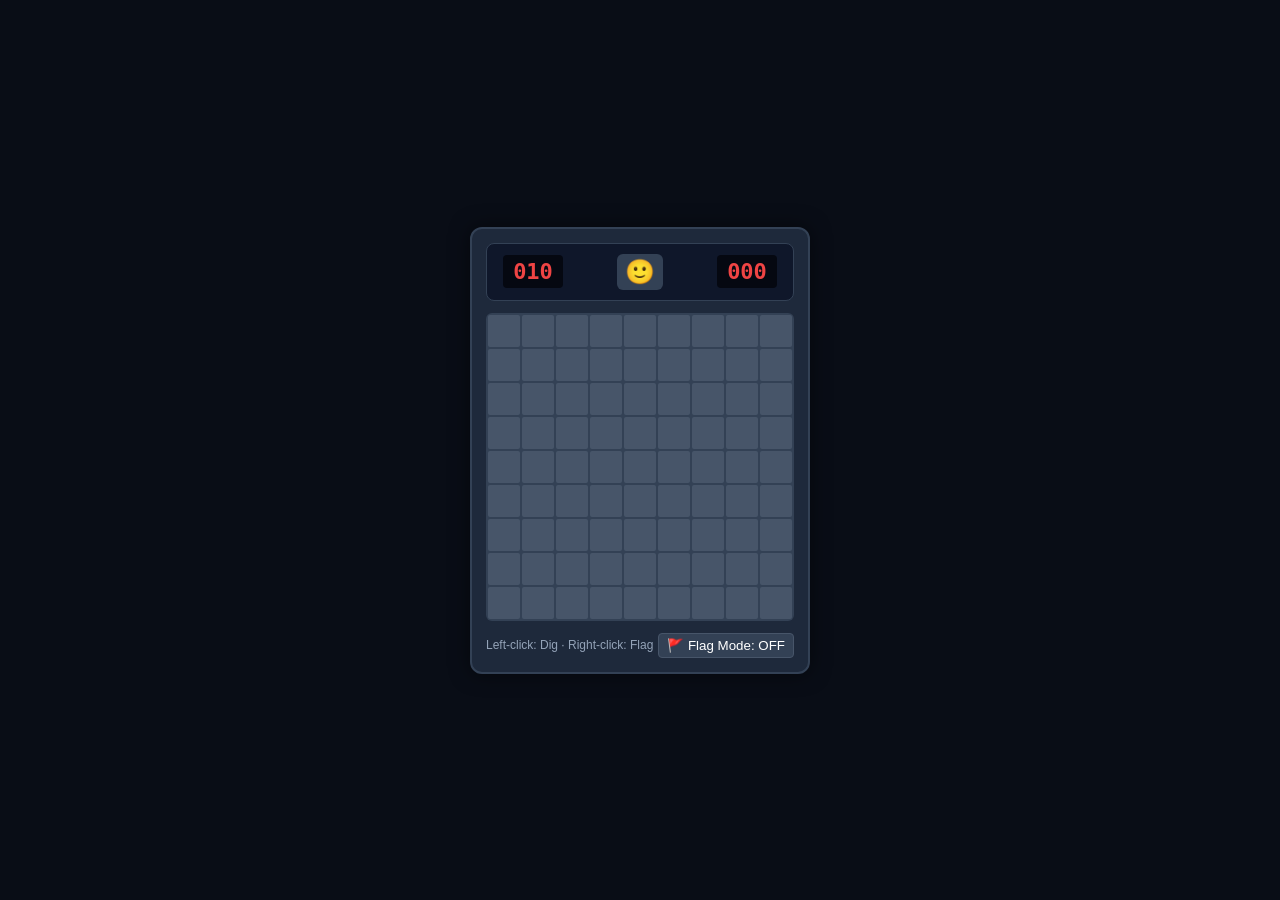
<file: public/games/minesweeper.html>
<!DOCTYPE html>
<html lang="en">
<head>
  <meta charset="UTF-8">
  <meta name="viewport" content="width=device-width, initial-scale=1.0, user-scalable=no">
  <title>Minesweeper</title>
  <style>
    * { box-sizing: border-box; margin: 0; padding: 0; user-select: none; }
    body {
      background: #090d16;
      color: #f8fafc;
      font-family: -apple-system, BlinkMacSystemFont, "Segoe UI", Roboto, sans-serif;
      display: flex;
      flex-direction: column;
      align-items: center;
      justify-content: center;
      min-height: 100vh;
      padding: 12px;
    }
    .wrapper {
      background: #1e293b;
      padding: 14px;
      border-radius: 12px;
      border: 2px solid #334155;
      box-shadow: 0 0 20px rgba(0,0,0,0.5);
    }
    .top-bar {
      display: flex;
      justify-content: space-between;
      align-items: center;
      background: #0f172a;
      padding: 10px 16px;
      border-radius: 8px;
      margin-bottom: 12px;
      border: 1px solid #334155;
    }
    .digital {
      font-family: 'JetBrains Mono', monospace;
      font-size: 22px;
      color: #ef4444;
      background: #050811;
      padding: 4px 10px;
      border-radius: 4px;
      font-weight: 800;
      min-width: 60px;
      text-align: center;
    }
    .face-btn {
      font-size: 24px;
      background: #334155;
      border: none;
      border-radius: 6px;
      padding: 4px 8px;
      cursor: pointer;
    }
    .face-btn:active { transform: scale(0.95); }
    .grid {
      display: grid;
      grid-template-columns: repeat(9, 32px);
      grid-template-rows: repeat(9, 32px);
      gap: 2px;
      background: #334155;
      padding: 2px;
      border-radius: 6px;
    }
    .cell {
      width: 32px;
      height: 32px;
      background: #475569;
      display: flex;
      align-items: center;
      justify-content: center;
      font-size: 15px;
      font-weight: 800;
      cursor: pointer;
      border-radius: 2px;
    }
    .cell:hover { background: #64748b; }
    .cell.revealed {
      background: #0f172a;
      cursor: default;
    }
    .cell.c1 { color: #38bdf8; }
    .cell.c2 { color: #22c55e; }
    .cell.c3 { color: #ef4444; }
    .cell.c4 { color: #818cf8; }
    .cell.c5 { color: #f59e0b; }
    .cell.mine { background: #dc2626 !important; }
    .controls {
      margin-top: 12px;
      display: flex;
      justify-content: space-between;
      align-items: center;
      font-size: 12px;
      color: #94a3b8;
    }
    .mode-btn {
      background: #334155;
      border: 1px solid #475569;
      color: white;
      padding: 4px 8px;
      border-radius: 4px;
      cursor: pointer;
    }
    .mode-btn.active {
      background: #2563eb;
      border-color: #3b82f6;
    }
  </style>
</head>
<body>
  <div class="wrapper">
    <div class="top-bar">
      <div class="digital" id="mines-left">010</div>
      <button class="face-btn" id="face-btn">🙂</button>
      <div class="digital" id="timer">000</div>
    </div>

    <div class="grid" id="grid"></div>

    <div class="controls">
      <span>Left-click: Dig · Right-click: Flag</span>
      <button class="mode-btn" id="flag-mode-btn">🚩 Flag Mode: OFF</button>
    </div>
  </div>

  <script>
    const ROWS = 9;
    const COLS = 9;
    const TOTAL_MINES = 10;

    let board = [];
    let revealedCount = 0;
    let flags = 0;
    let timer = 0;
    let timerId = null;
    let gameOver = false;
    let flagMode = false;

    const gridEl = document.getElementById('grid');
    const minesLeftEl = document.getElementById('mines-left');
    const timerEl = document.getElementById('timer');
    const faceBtn = document.getElementById('face-btn');
    const flagModeBtn = document.getElementById('flag-mode-btn');

    flagModeBtn.addEventListener('click', () => {
      flagMode = !flagMode;
      flagModeBtn.textContent = flagMode ? '🚩 Flag Mode: ON' : '🚩 Flag Mode: OFF';
      flagModeBtn.classList.toggle('active', flagMode);
    });

    function init() {
      board = [];
      revealedCount = 0;
      flags = 0;
      timer = 0;
      gameOver = false;
      clearInterval(timerId);
      timerId = null;
      timerEl.textContent = '000';
      minesLeftEl.textContent = String(TOTAL_MINES).padStart(3, '0');
      faceBtn.textContent = '🙂';

      gridEl.innerHTML = '';
      for (let r = 0; r < ROWS; r++) {
        board[r] = [];
        for (let c = 0; c < COLS; c++) {
          const el = document.createElement('div');
          el.className = 'cell';
          el.dataset.r = r;
          el.dataset.c = c;
          gridEl.appendChild(el);

          board[r][c] = {
            mine: false,
            revealed: false,
            flagged: false,
            count: 0,
            el
          };

          el.addEventListener('click', () => {
            if (flagMode) toggleFlag(r, c);
            else clickCell(r, c);
          });
          el.addEventListener('contextmenu', e => {
            e.preventDefault();
            toggleFlag(r, c);
          });
        }
      }

      // Plant mines
      let planted = 0;
      while (planted < TOTAL_MINES) {
        const rr = Math.floor(Math.random() * ROWS);
        const cc = Math.floor(Math.random() * COLS);
        if (!board[rr][cc].mine) {
          board[rr][cc].mine = true;
          planted++;
        }
      }

      // Calculate adjacent mine counts
      for (let r = 0; r < ROWS; r++) {
        for (let c = 0; c < COLS; c++) {
          if (!board[r][c].mine) {
            let count = 0;
            for (let dr = -1; dr <= 1; dr++) {
              for (let dc = -1; dc <= 1; dc++) {
                const nr = r + dr;
                const nc = c + dc;
                if (nr >= 0 && nr < ROWS && nc >= 0 && nc < COLS && board[nr][nc].mine) {
                  count++;
                }
              }
            }
            board[r][c].count = count;
          }
        }
      }
    }

    function startTimer() {
      if (!timerId) {
        timerId = setInterval(() => {
          timer++;
          timerEl.textContent = String(Math.min(999, timer)).padStart(3, '0');
        }, 1000);
      }
    }

    function clickCell(r, c) {
      if (gameOver) return;
      startTimer();
      const cell = board[r][c];
      if (cell.revealed || cell.flagged) return;

      if (cell.mine) {
        // Mine hit
        gameOver = true;
        clearInterval(timerId);
        faceBtn.textContent = '😵';
        revealAllMines();
        cell.el.classList.add('mine');
        return;
      }

      revealCell(r, c);

      if (revealedCount === ROWS * COLS - TOTAL_MINES) {
        gameOver = true;
        clearInterval(timerId);
        faceBtn.textContent = '😎';
      }
    }

    function revealCell(r, c) {
      const cell = board[r][c];
      if (cell.revealed || cell.flagged) return;
      cell.revealed = true;
      revealedCount++;
      cell.el.classList.add('revealed');

      if (cell.count > 0) {
        cell.el.textContent = cell.count;
        cell.el.classList.add(`c${cell.count}`);
      } else {
        // Flood fill 0 neighbors
        for (let dr = -1; dr <= 1; dr++) {
          for (let dc = -1; dc <= 1; dc++) {
            const nr = r + dr;
            const nc = c + dc;
            if (nr >= 0 && nr < ROWS && nc >= 0 && nc < COLS) {
              revealCell(nr, nc);
            }
          }
        }
      }
    }

    function toggleFlag(r, c) {
      if (gameOver) return;
      const cell = board[r][c];
      if (cell.revealed) return;

      cell.flagged = !cell.flagged;
      cell.el.textContent = cell.flagged ? '🚩' : '';
      flags += cell.flagged ? 1 : -1;
      minesLeftEl.textContent = String(Math.max(0, TOTAL_MINES - flags)).padStart(3, '0');
    }

    function revealAllMines() {
      for (let r = 0; r < ROWS; r++) {
        for (let c = 0; c < COLS; c++) {
          if (board[r][c].mine) {
            board[r][c].el.textContent = '💣';
            board[r][c].el.classList.add('revealed');
          }
        }
      }
    }

    faceBtn.addEventListener('click', init);
    init();
  </script>
</body>
</html>
</file>
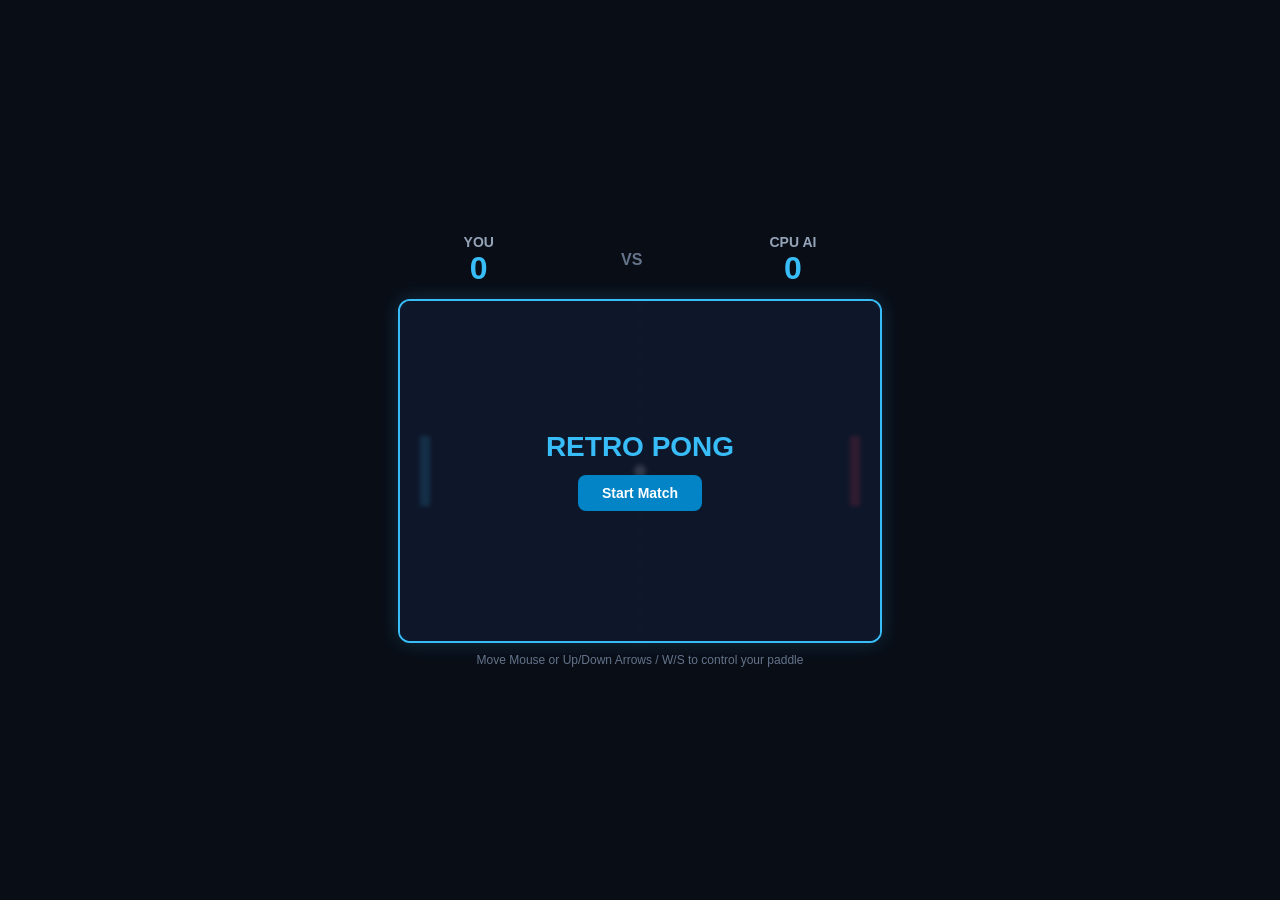
<file: public/games/pong.html>
<!DOCTYPE html>
<html lang="en">
<head>
  <meta charset="UTF-8">
  <meta name="viewport" content="width=device-width, initial-scale=1.0, user-scalable=no">
  <title>Retro Pong</title>
  <style>
    * { box-sizing: border-box; margin: 0; padding: 0; user-select: none; }
    body {
      background: #090d16;
      color: #f8fafc;
      font-family: -apple-system, BlinkMacSystemFont, "Segoe UI", Roboto, sans-serif;
      display: flex;
      flex-direction: column;
      align-items: center;
      justify-content: center;
      min-height: 100vh;
      padding: 12px;
    }
    .hud {
      width: 100%;
      max-width: 480px;
      display: flex;
      justify-content: space-around;
      align-items: center;
      margin-bottom: 12px;
    }
    .player-tag {
      font-size: 14px;
      font-weight: 700;
      color: #94a3b8;
    }
    .score-big {
      font-size: 32px;
      font-weight: 800;
      color: #38bdf8;
    }
    .canvas-wrap {
      position: relative;
      border: 2px solid #38bdf8;
      border-radius: 12px;
      overflow: hidden;
      box-shadow: 0 0 20px rgba(56, 189, 248, 0.2);
      background: #0f172a;
    }
    canvas { display: block; }
    .overlay {
      position: absolute;
      inset: 0;
      background: rgba(15, 23, 42, 0.85);
      display: flex;
      flex-direction: column;
      align-items: center;
      justify-content: center;
      gap: 12px;
      backdrop-filter: blur(2px);
    }
    .overlay.hidden { display: none; }
    .title { font-size: 28px; font-weight: 800; color: #38bdf8; }
    .btn {
      background: #0284c7;
      color: white;
      border: none;
      padding: 10px 24px;
      border-radius: 8px;
      font-weight: 700;
      font-size: 14px;
      cursor: pointer;
    }
    .btn:hover { background: #0369a1; }
    .tip {
      margin-top: 10px;
      font-size: 12px;
      color: #64748b;
    }
  </style>
</head>
<body>
  <div class="hud">
    <div style="text-align: center;">
      <div class="player-tag">YOU</div>
      <div class="score-big" id="p1-score">0</div>
    </div>
    <div style="color: #64748b; font-weight: bold;">VS</div>
    <div style="text-align: center;">
      <div class="player-tag">CPU AI</div>
      <div class="score-big" id="p2-score">0</div>
    </div>
  </div>

  <div class="canvas-wrap">
    <canvas id="canvas" width="480" height="340"></canvas>
    <div class="overlay" id="overlay">
      <div class="title" id="overlay-msg">RETRO PONG</div>
      <button class="btn" id="start-btn">Start Match</button>
    </div>
  </div>

  <div class="tip">Move Mouse or Up/Down Arrows / W/S to control your paddle</div>

  <script>
    const canvas = document.getElementById('canvas');
    const ctx = canvas.getContext('2d');
    const p1ScoreEl = document.getElementById('p1-score');
    const p2ScoreEl = document.getElementById('p2-score');
    const overlay = document.getElementById('overlay');
    const overlayMsg = document.getElementById('overlay-msg');
    const startBtn = document.getElementById('start-btn');

    const paddleH = 70;
    const paddleW = 10;

    let p1 = { y: 135, score: 0 };
    let p2 = { y: 135, score: 0 };
    let ball = { x: 240, y: 170, vx: 4, vy: 3, r: 6 };
    let isPlaying = false;
    let animId = null;

    function initGame() {
      p1.score = 0;
      p2.score = 0;
      p1ScoreEl.textContent = '0';
      p2ScoreEl.textContent = '0';
      resetBall(1);
      overlay.classList.add('hidden');
      isPlaying = true;
      if (animId) cancelAnimationFrame(animId);
      animId = requestAnimationFrame(loop);
    }

    function resetBall(direction = 1) {
      ball.x = canvas.width / 2;
      ball.y = canvas.height / 2;
      ball.vx = (direction > 0 ? 4 : -4);
      ball.vy = (Math.random() * 4 - 2);
    }

    function loop() {
      update();
      draw();
      if (isPlaying) animId = requestAnimationFrame(loop);
    }

    function update() {
      ball.x += ball.vx;
      ball.y += ball.vy;

      // Top / Bottom wall bounce
      if (ball.y - ball.r <= 0) {
        ball.y = ball.r;
        ball.vy = -ball.vy;
      } else if (ball.y + ball.r >= canvas.height) {
        ball.y = canvas.height - ball.r;
        ball.vy = -ball.vy;
      }

      // Player 1 Paddle Collision (Left)
      if (
        ball.x - ball.r <= 20 + paddleW &&
        ball.x + ball.r >= 20 &&
        ball.y >= p1.y &&
        ball.y <= p1.y + paddleH
      ) {
        ball.vx = Math.abs(ball.vx) * 1.05;
        const delta = (ball.y - (p1.y + paddleH / 2)) / (paddleH / 2);
        ball.vy = delta * 5;
      }

      // Player 2 AI Paddle Collision (Right)
      if (
        ball.x + ball.r >= canvas.width - 20 - paddleW &&
        ball.x - ball.r <= canvas.width - 20 &&
        ball.y >= p2.y &&
        ball.y <= p2.y + paddleH
      ) {
        ball.vx = -Math.abs(ball.vx) * 1.05;
        const delta = (ball.y - (p2.y + paddleH / 2)) / (paddleH / 2);
        ball.vy = delta * 5;
      }

      // AI movement
      const aiTarget = ball.y - paddleH / 2;
      p2.y += (aiTarget - p2.y) * 0.1;
      p2.y = Math.max(0, Math.min(canvas.height - paddleH, p2.y));

      // Scoring
      if (ball.x < 0) {
        p2.score++;
        p2ScoreEl.textContent = p2.score;
        if (p2.score >= 7) {
          endGame('CPU WINS!');
          return;
        }
        resetBall(1);
      } else if (ball.x > canvas.width) {
        p1.score++;
        p1ScoreEl.textContent = p1.score;
        if (p1.score >= 7) {
          endGame('YOU WIN!');
          return;
        }
        resetBall(-1);
      }
    }

    function draw() {
      ctx.fillStyle = '#0f172a';
      ctx.fillRect(0, 0, canvas.width, canvas.height);

      // Center dashed line
      ctx.setLineDash([8, 8]);
      ctx.strokeStyle = '#334155';
      ctx.lineWidth = 2;
      ctx.beginPath();
      ctx.moveTo(canvas.width / 2, 0);
      ctx.lineTo(canvas.width / 2, canvas.height);
      ctx.stroke();
      ctx.setLineDash([]);

      // P1 Paddle
      ctx.fillStyle = '#38bdf8';
      ctx.fillRect(20, p1.y, paddleW, paddleH);

      // P2 Paddle
      ctx.fillStyle = '#f43f5e';
      ctx.fillRect(canvas.width - 20 - paddleW, p2.y, paddleW, paddleH);

      // Ball
      ctx.fillStyle = '#f8fafc';
      ctx.beginPath();
      ctx.arc(ball.x, ball.y, ball.r, 0, Math.PI * 2);
      ctx.fill();
    }

    function endGame(msg) {
      isPlaying = false;
      overlayMsg.textContent = msg;
      startBtn.textContent = 'Play Again';
      overlay.classList.remove('hidden');
    }

    canvas.addEventListener('mousemove', e => {
      const rect = canvas.getBoundingClientRect();
      const relativeY = e.clientY - rect.top;
      p1.y = Math.max(0, Math.min(canvas.height - paddleH, relativeY - paddleH / 2));
    });

    window.addEventListener('keydown', e => {
      if (['ArrowUp', 'KeyW'].includes(e.code)) {
        p1.y = Math.max(0, p1.y - 25);
      } else if (['ArrowDown', 'KeyS'].includes(e.code)) {
        p1.y = Math.min(canvas.height - paddleH, p1.y + 25);
      }
    });

    startBtn.addEventListener('click', initGame);
    draw();
  </script>
</body>
</html>
</file>
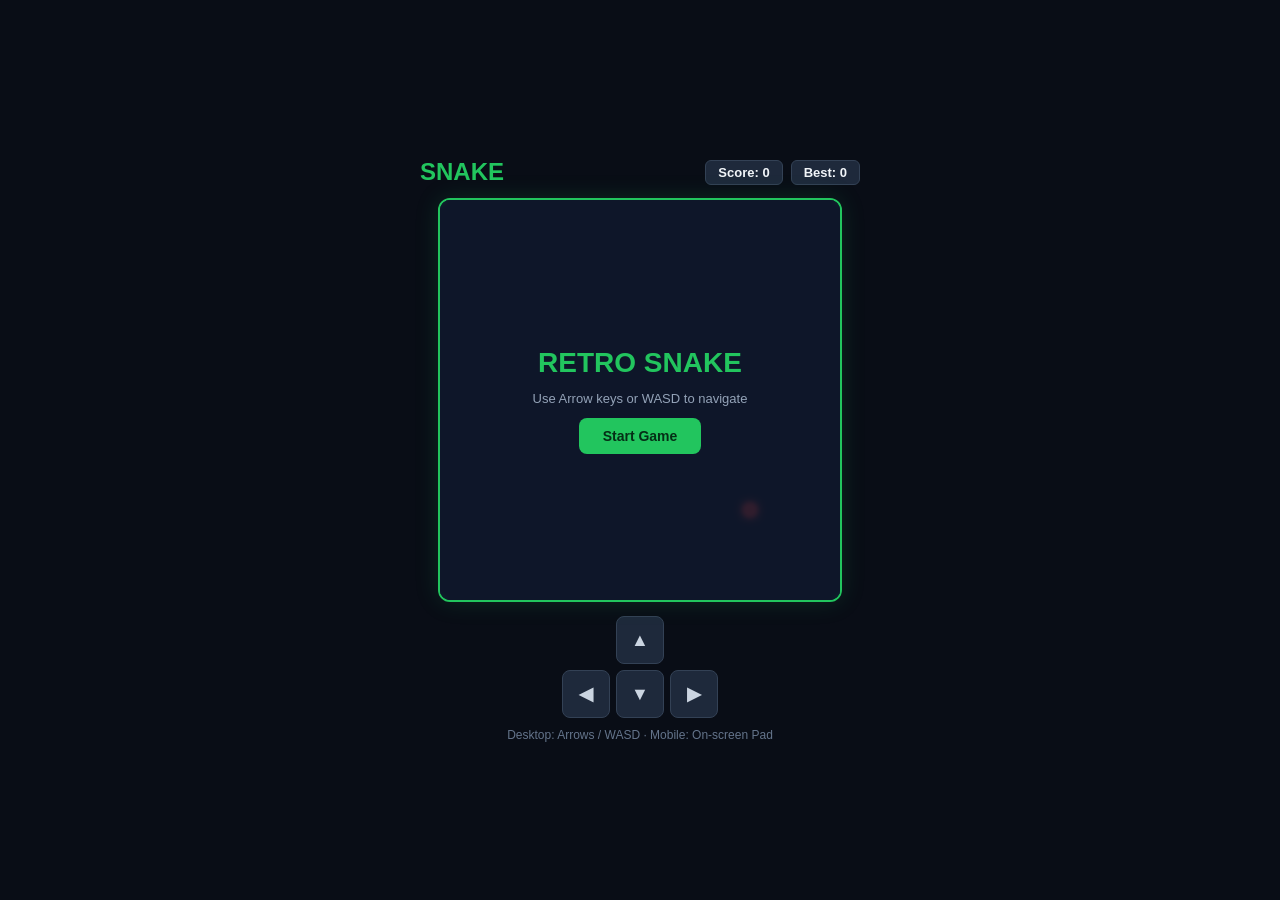
<file: public/games/snake.html>
<!DOCTYPE html>
<html lang="en">
<head>
  <meta charset="UTF-8">
  <meta name="viewport" content="width=device-width, initial-scale=1.0, user-scalable=no">
  <title>Snake Classic</title>
  <style>
    * { box-sizing: border-box; margin: 0; padding: 0; user-select: none; }
    body {
      background: #090d16;
      color: #f1f5f9;
      font-family: -apple-system, BlinkMacSystemFont, "Segoe UI", Roboto, sans-serif;
      display: flex;
      flex-direction: column;
      align-items: center;
      justify-content: center;
      min-height: 100vh;
      padding: 12px;
    }
    .hud {
      width: 100%;
      max-width: 440px;
      display: flex;
      justify-content: space-between;
      align-items: center;
      margin-bottom: 12px;
    }
    .brand {
      font-size: 24px;
      font-weight: 800;
      color: #22c55e;
      display: flex;
      align-items: center;
      gap: 6px;
    }
    .scores {
      display: flex;
      gap: 8px;
    }
    .score-badge {
      background: #1e293b;
      padding: 4px 12px;
      border-radius: 6px;
      border: 1px solid #334155;
      font-size: 13px;
      font-weight: 600;
    }
    .canvas-wrap {
      position: relative;
      border: 2px solid #22c55e;
      border-radius: 12px;
      overflow: hidden;
      box-shadow: 0 0 24px rgba(34, 197, 94, 0.15);
      background: #0f172a;
    }
    canvas {
      display: block;
      background: #0f172a;
    }
    .overlay {
      position: absolute;
      inset: 0;
      background: rgba(15, 23, 42, 0.85);
      display: flex;
      flex-direction: column;
      align-items: center;
      justify-content: center;
      gap: 12px;
      backdrop-filter: blur(2px);
    }
    .overlay.hidden { display: none; }
    .overlay-title { font-size: 28px; font-weight: 800; color: #22c55e; }
    .btn {
      background: #22c55e;
      color: #052e16;
      border: none;
      padding: 10px 24px;
      border-radius: 8px;
      font-weight: 700;
      font-size: 14px;
      cursor: pointer;
      transition: transform 0.1s, background 0.15s;
    }
    .btn:hover { background: #16a34a; color: white; transform: scale(1.03); }
    .dpad {
      margin-top: 14px;
      display: grid;
      grid-template-columns: repeat(3, 48px);
      gap: 6px;
    }
    .dbtn {
      width: 48px;
      height: 48px;
      background: #1e293b;
      border: 1px solid #334155;
      border-radius: 8px;
      color: #cbd5e1;
      font-size: 18px;
      font-weight: bold;
      display: flex;
      align-items: center;
      justify-content: center;
      cursor: pointer;
    }
    .dbtn:active { background: #334155; }
    .tip {
      margin-top: 10px;
      font-size: 12px;
      color: #64748b;
    }
  </style>
</head>
<body>
  <div class="hud">
    <div class="brand">SNAKE</div>
    <div class="scores">
      <div class="score-badge">Score: <span id="score">0</span></div>
      <div class="score-badge">Best: <span id="best">0</span></div>
    </div>
  </div>

  <div class="canvas-wrap">
    <canvas id="game" width="400" height="400"></canvas>
    <div class="overlay" id="overlay">
      <div class="overlay-title" id="overlay-msg">RETRO SNAKE</div>
      <p id="overlay-sub" style="font-size: 13px; color: #94a3b8;">Use Arrow keys or WASD to navigate</p>
      <button class="btn" id="start-btn">Start Game</button>
    </div>
  </div>

  <div class="dpad">
    <div></div>
    <button class="dbtn" id="up-btn">▲</button>
    <div></div>
    <button class="dbtn" id="left-btn">◀</button>
    <button class="dbtn" id="down-btn">▼</button>
    <button class="dbtn" id="right-btn">▶</button>
  </div>

  <div class="tip">Desktop: Arrows / WASD · Mobile: On-screen Pad</div>

  <script>
    const canvas = document.getElementById('game');
    const ctx = canvas.getContext('2d');
    const scoreEl = document.getElementById('score');
    const bestEl = document.getElementById('best');
    const overlay = document.getElementById('overlay');
    const overlayMsg = document.getElementById('overlay-msg');
    const overlaySub = document.getElementById('overlay-sub');
    const startBtn = document.getElementById('start-btn');

    const GRID = 20;
    const COUNT = canvas.width / GRID;

    let snake = [];
    let dir = { x: 1, y: 0 };
    let nextDir = { x: 1, y: 0 };
    let food = { x: 15, y: 15 };
    let score = 0;
    let best = parseInt(localStorage.getItem('snake_best') || '0', 10);
    bestEl.textContent = best;
    let gameLoop = null;
    let isRunning = false;
    let speed = 110;

    // Web Audio Synthesizer
    let audioCtx = null;
    function playBeep(freq, type = 'sine', dur = 0.08) {
      try {
        if (!audioCtx) audioCtx = new (window.AudioContext || window.webkitAudioContext)();
        if (audioCtx.state === 'suspended') audioCtx.resume();
        const osc = audioCtx.createOscillator();
        const gain = audioCtx.createGain();
        osc.type = type;
        osc.frequency.setValueAtTime(freq, audioCtx.currentTime);
        gain.gain.setValueAtTime(0.06, audioCtx.currentTime);
        gain.gain.exponentialRampToValueAtTime(0.001, audioCtx.currentTime + dur);
        osc.connect(gain);
        gain.connect(audioCtx.destination);
        osc.start();
        osc.stop(audioCtx.currentTime + dur);
      } catch (e) {}
    }

    function initGame() {
      snake = [
        { x: 10, y: 10 },
        { x: 9, y: 10 },
        { x: 8, y: 10 }
      ];
      dir = { x: 1, y: 0 };
      nextDir = { x: 1, y: 0 };
      score = 0;
      speed = 110;
      scoreEl.textContent = '0';
      spawnFood();
      overlay.classList.add('hidden');
      isRunning = true;
      if (gameLoop) clearInterval(gameLoop);
      gameLoop = setInterval(update, speed);
      playBeep(440, 'triangle', 0.1);
    }

    function spawnFood() {
      let valid = false;
      while (!valid) {
        food = {
          x: Math.floor(Math.random() * COUNT),
          y: Math.floor(Math.random() * COUNT)
        };
        valid = !snake.some(segment => segment.x === food.x && segment.y === food.y);
      }
    }

    function update() {
      dir = nextDir;
      const head = { x: snake[0].x + dir.x, y: snake[0].y + dir.y };

      // Wall collision
      if (head.x < 0 || head.x >= COUNT || head.y < 0 || head.y >= COUNT) {
        gameOver();
        return;
      }

      // Self collision
      if (snake.some(s => s.x === head.x && s.y === head.y)) {
        gameOver();
        return;
      }

      snake.unshift(head);

      // Eat food
      if (head.x === food.x && head.y === food.y) {
        score += 10;
        scoreEl.textContent = score;
        if (score > best) {
          best = score;
          bestEl.textContent = best;
          localStorage.setItem('snake_best', best);
        }
        playBeep(650, 'sine', 0.08);
        spawnFood();
        // Speed up slightly
        if (speed > 55 && score % 40 === 0) {
          speed -= 5;
          clearInterval(gameLoop);
          gameLoop = setInterval(update, speed);
        }
      } else {
        snake.pop();
      }

      draw();
    }

    function draw() {
      ctx.fillStyle = '#0f172a';
      ctx.fillRect(0, 0, canvas.width, canvas.height);

      // Subtle grid
      ctx.strokeStyle = '#1e293b';
      ctx.lineWidth = 0.5;
      for (let i = 0; i < canvas.width; i += GRID) {
        ctx.beginPath();
        ctx.moveTo(i, 0); ctx.lineTo(i, canvas.height);
        ctx.moveTo(0, i); ctx.lineTo(canvas.width, i);
        ctx.stroke();
      }

      // Draw food
      ctx.fillStyle = '#ef4444';
      ctx.shadowColor = '#ef4444';
      ctx.shadowBlur = 10;
      ctx.beginPath();
      ctx.arc(food.x * GRID + GRID / 2, food.y * GRID + GRID / 2, GRID / 2.5, 0, Math.PI * 2);
      ctx.fill();
      ctx.shadowBlur = 0;

      // Draw snake
      snake.forEach((seg, i) => {
        ctx.fillStyle = i === 0 ? '#4ade80' : '#22c55e';
        ctx.shadowColor = i === 0 ? '#4ade80' : 'transparent';
        ctx.shadowBlur = i === 0 ? 8 : 0;
        ctx.beginPath();
        ctx.roundRect(seg.x * GRID + 1.5, seg.y * GRID + 1.5, GRID - 3, GRID - 3, 4);
        ctx.fill();
      });
      ctx.shadowBlur = 0;
    }

    function gameOver() {
      isRunning = false;
      clearInterval(gameLoop);
      playBeep(180, 'sawtooth', 0.3);
      overlayMsg.textContent = 'GAME OVER';
      overlaySub.textContent = `You scored ${score} points!`;
      startBtn.textContent = 'Play Again';
      overlay.classList.remove('hidden');
    }

    function setDirection(dx, dy) {
      if (!isRunning) return;
      if (dx !== 0 && dir.x !== 0) return; // Can't reverse
      if (dy !== 0 && dir.y !== 0) return;
      nextDir = { x: dx, y: dy };
    }

    window.addEventListener('keydown', e => {
      if (['ArrowUp', 'KeyW'].includes(e.code)) { e.preventDefault(); setDirection(0, -1); }
      if (['ArrowDown', 'KeyS'].includes(e.code)) { e.preventDefault(); setDirection(0, 1); }
      if (['ArrowLeft', 'KeyA'].includes(e.code)) { e.preventDefault(); setDirection(-1, 0); }
      if (['ArrowRight', 'KeyD'].includes(e.code)) { e.preventDefault(); setDirection(1, 0); }
      if (e.code === 'Space' && !isRunning) initGame();
    });

    document.getElementById('up-btn').addEventListener('click', () => setDirection(0, -1));
    document.getElementById('down-btn').addEventListener('click', () => setDirection(0, 1));
    document.getElementById('left-btn').addEventListener('click', () => setDirection(-1, 0));
    document.getElementById('right-btn').addEventListener('click', () => setDirection(1, 0));
    startBtn.addEventListener('click', initGame);

    draw();
  </script>
</body>
</html>
</file>
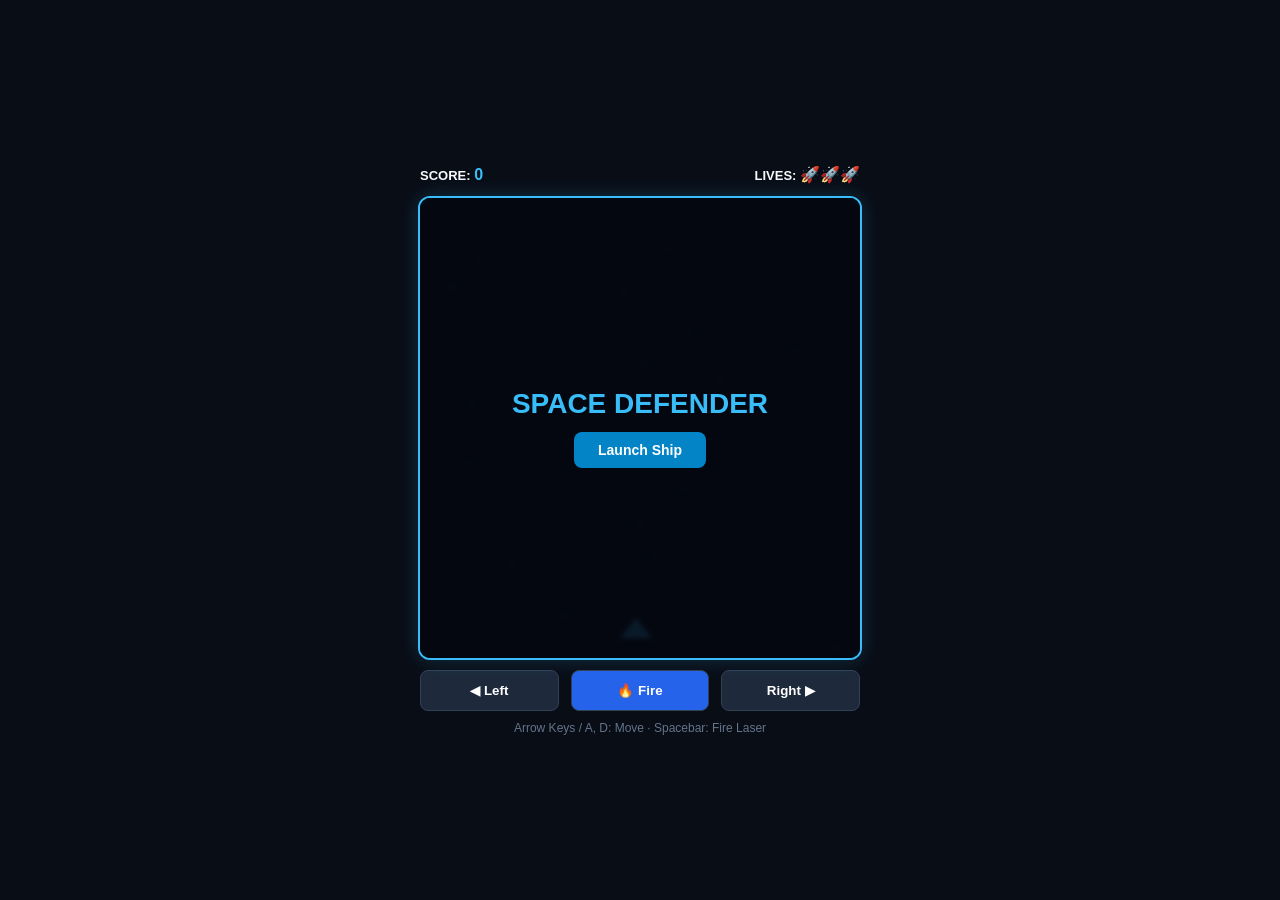
<file: public/games/space-invaders.html>
<!DOCTYPE html>
<html lang="en">
<head>
  <meta charset="UTF-8">
  <meta name="viewport" content="width=device-width, initial-scale=1.0, user-scalable=no">
  <title>Space Defender</title>
  <style>
    * { box-sizing: border-box; margin: 0; padding: 0; user-select: none; }
    body {
      background: #090d16;
      color: #f8fafc;
      font-family: -apple-system, BlinkMacSystemFont, "Segoe UI", Roboto, sans-serif;
      display: flex;
      flex-direction: column;
      align-items: center;
      justify-content: center;
      min-height: 100vh;
      padding: 12px;
    }
    .hud {
      width: 100%;
      max-width: 440px;
      display: flex;
      justify-content: space-between;
      align-items: center;
      margin-bottom: 12px;
      font-size: 13px;
      font-weight: 700;
    }
    .hud-val { color: #38bdf8; font-size: 16px; }
    .game-wrap {
      position: relative;
      border: 2px solid #38bdf8;
      border-radius: 12px;
      overflow: hidden;
      box-shadow: 0 0 20px rgba(56, 189, 248, 0.2);
      background: #050811;
    }
    canvas { display: block; }
    .overlay {
      position: absolute;
      inset: 0;
      background: rgba(5, 8, 17, 0.9);
      display: flex;
      flex-direction: column;
      align-items: center;
      justify-content: center;
      gap: 12px;
      backdrop-filter: blur(2px);
    }
    .overlay.hidden { display: none; }
    .title { font-size: 28px; font-weight: 800; color: #38bdf8; }
    .btn {
      background: #0284c7;
      color: white;
      border: none;
      padding: 10px 24px;
      border-radius: 8px;
      font-weight: 700;
      font-size: 14px;
      cursor: pointer;
    }
    .btn:hover { background: #0369a1; }
    .tip {
      margin-top: 10px;
      font-size: 12px;
      color: #64748b;
    }
    .mobile-bar {
      margin-top: 10px;
      display: flex;
      gap: 12px;
      width: 100%;
      max-width: 440px;
      justify-content: space-between;
    }
    .mbtn {
      flex: 1;
      background: #1e293b;
      border: 1px solid #334155;
      color: white;
      padding: 12px 0;
      border-radius: 8px;
      font-weight: bold;
    }
  </style>
</head>
<body>
  <div class="hud">
    <div>SCORE: <span class="hud-val" id="score">0</span></div>
    <div>LIVES: <span class="hud-val" id="lives">🚀🚀🚀</span></div>
  </div>

  <div class="game-wrap">
    <canvas id="canvas" width="440" height="460"></canvas>
    <div class="overlay" id="overlay">
      <div class="title" id="overlay-msg">SPACE DEFENDER</div>
      <button class="btn" id="start-btn">Launch Ship</button>
    </div>
  </div>

  <div class="mobile-bar">
    <button class="mbtn" id="m-left">◀ Left</button>
    <button class="mbtn" id="m-fire" style="background: #2563eb;">🔥 Fire</button>
    <button class="mbtn" id="m-right">Right ▶</button>
  </div>

  <div class="tip">Arrow Keys / A, D: Move · Spacebar: Fire Laser</div>

  <script>
    const canvas = document.getElementById('canvas');
    const ctx = canvas.getContext('2d');
    const scoreEl = document.getElementById('score');
    const livesEl = document.getElementById('lives');
    const overlay = document.getElementById('overlay');
    const overlayMsg = document.getElementById('overlay-msg');
    const startBtn = document.getElementById('start-btn');

    let player = { x: 200, y: 420, w: 32, h: 20, speed: 5 };
    let bullets = [];
    let alienBullets = [];
    let aliens = [];
    let alienDir = 1;
    let alienSpeed = 1;
    let score = 0;
    let lives = 3;
    let isPlaying = false;
    let animId = null;
    let keys = {};
    let stars = [];

    // Init stars
    for (let i = 0; i < 45; i++) {
      stars.push({ x: Math.random() * 440, y: Math.random() * 460, s: Math.random() * 2 });
    }

    function initAliens() {
      aliens = [];
      const rows = 4;
      const cols = 8;
      for (let r = 0; r < rows; r++) {
        for (let c = 0; c < cols; c++) {
          aliens.push({
            x: 40 + c * 44,
            y: 40 + r * 34,
            w: 26,
            h: 18,
            alive: true,
            color: r === 0 ? '#ef4444' : r === 1 ? '#f97316' : '#22c55e'
          });
        }
      }
    }

    function initGame() {
      score = 0;
      lives = 3;
      alienSpeed = 1;
      scoreEl.textContent = '0';
      livesEl.textContent = '🚀🚀🚀';
      bullets = [];
      alienBullets = [];
      player.x = 200;
      initAliens();
      overlay.classList.add('hidden');
      isPlaying = true;
      if (animId) cancelAnimationFrame(animId);
      animId = requestAnimationFrame(loop);
    }

    function shoot() {
      if (!isPlaying) return;
      if (bullets.length < 3) {
        bullets.push({ x: player.x + player.w / 2 - 2, y: player.y, w: 4, h: 10, vy: -7 });
      }
    }

    function loop() {
      update();
      draw();
      if (isPlaying) animId = requestAnimationFrame(loop);
    }

    function update() {
      // Player movement
      if (keys['ArrowLeft'] || keys['KeyA']) player.x = Math.max(10, player.x - player.speed);
      if (keys['ArrowRight'] || keys['KeyD']) player.x = Math.min(canvas.width - player.w - 10, player.x + player.speed);

      // Stars twinkle
      stars.forEach(s => {
        s.y += 0.5;
        if (s.y > canvas.height) s.y = 0;
      });

      // Bullets
      bullets.forEach(b => b.y += b.vy);
      bullets = bullets.filter(b => b.y > -20);

      // Alien bullets
      alienBullets.forEach(b => b.y += b.vy);
      alienBullets = alienBullets.filter(b => b.y < canvas.height + 20);

      // Aliens movement
      let hitEdge = false;
      const aliveAliens = aliens.filter(a => a.alive);
      if (aliveAliens.length === 0) {
        score += 500;
        alienSpeed += 0.5;
        initAliens();
        return;
      }

      aliveAliens.forEach(a => {
        a.x += alienDir * alienSpeed;
        if (a.x <= 10 || a.x + a.w >= canvas.width - 10) hitEdge = true;
        if (a.y + a.h >= player.y) gameOver(false);
      });

      if (hitEdge) {
        alienDir *= -1;
        aliveAliens.forEach(a => a.y += 14);
      }

      // Random alien shooting
      if (Math.random() < 0.03 && aliveAliens.length > 0) {
        const shooter = aliveAliens[Math.floor(Math.random() * aliveAliens.length)];
        alienBullets.push({ x: shooter.x + shooter.w / 2, y: shooter.y + shooter.h, w: 4, h: 8, vy: 4 });
      }

      // Bullet hit alien
      bullets.forEach(b => {
        aliveAliens.forEach(a => {
          if (b.x < a.x + a.w && b.x + b.w > a.x && b.y < a.y + a.h && b.y + b.h > a.y) {
            a.alive = false;
            b.y = -100;
            score += 20;
            scoreEl.textContent = score;
          }
        });
      });

      // Alien bullet hit player
      alienBullets.forEach(b => {
        if (b.x < player.x + player.w && b.x + b.w > player.x && b.y < player.y + player.h && b.y + b.h > player.y) {
          b.y = 1000;
          lives--;
          livesEl.textContent = '🚀'.repeat(Math.max(0, lives));
          if (lives <= 0) gameOver(false);
        }
      });
    }

    function draw() {
      ctx.fillStyle = '#050811';
      ctx.fillRect(0, 0, canvas.width, canvas.height);

      // Stars
      ctx.fillStyle = '#64748b';
      stars.forEach(s => {
        ctx.fillRect(s.x, s.y, s.s, s.s);
      });

      // Player Ship
      ctx.fillStyle = '#38bdf8';
      ctx.beginPath();
      ctx.moveTo(player.x + player.w / 2, player.y);
      ctx.lineTo(player.x + player.w, player.y + player.h);
      ctx.lineTo(player.x, player.y + player.h);
      ctx.closePath();
      ctx.fill();

      // Bullets
      ctx.fillStyle = '#38bdf8';
      bullets.forEach(b => ctx.fillRect(b.x, b.y, b.w, b.h));

      // Alien Bullets
      ctx.fillStyle = '#f43f5e';
      alienBullets.forEach(b => ctx.fillRect(b.x, b.y, b.w, b.h));

      // Aliens
      aliens.forEach(a => {
        if (!a.alive) return;
        ctx.fillStyle = a.color;
        ctx.fillRect(a.x, a.y, a.w, a.h);
        // Eyes
        ctx.fillStyle = '#050811';
        ctx.fillRect(a.x + 4, a.y + 4, 4, 4);
        ctx.fillRect(a.x + a.w - 8, a.y + 4, 4, 4);
      });
    }

    function gameOver(won) {
      isPlaying = false;
      overlayMsg.textContent = won ? 'VICTORY!' : 'GAME OVER';
      startBtn.textContent = 'PLAY AGAIN';
      overlay.classList.remove('hidden');
    }

    window.addEventListener('keydown', e => {
      keys[e.code] = true;
      if (e.code === 'Space') {
        e.preventDefault();
        shoot();
      }
    });
    window.addEventListener('keyup', e => keys[e.code] = false);

    document.getElementById('m-left').addEventListener('touchstart', e => { e.preventDefault(); keys['ArrowLeft'] = true; });
    document.getElementById('m-left').addEventListener('touchend', () => keys['ArrowLeft'] = false);
    document.getElementById('m-right').addEventListener('touchstart', e => { e.preventDefault(); keys['ArrowRight'] = true; });
    document.getElementById('m-right').addEventListener('touchend', () => keys['ArrowRight'] = false);
    document.getElementById('m-fire').addEventListener('click', shoot);

    startBtn.addEventListener('click', initGame);
    draw();
  </script>
</body>
</html>
</file>
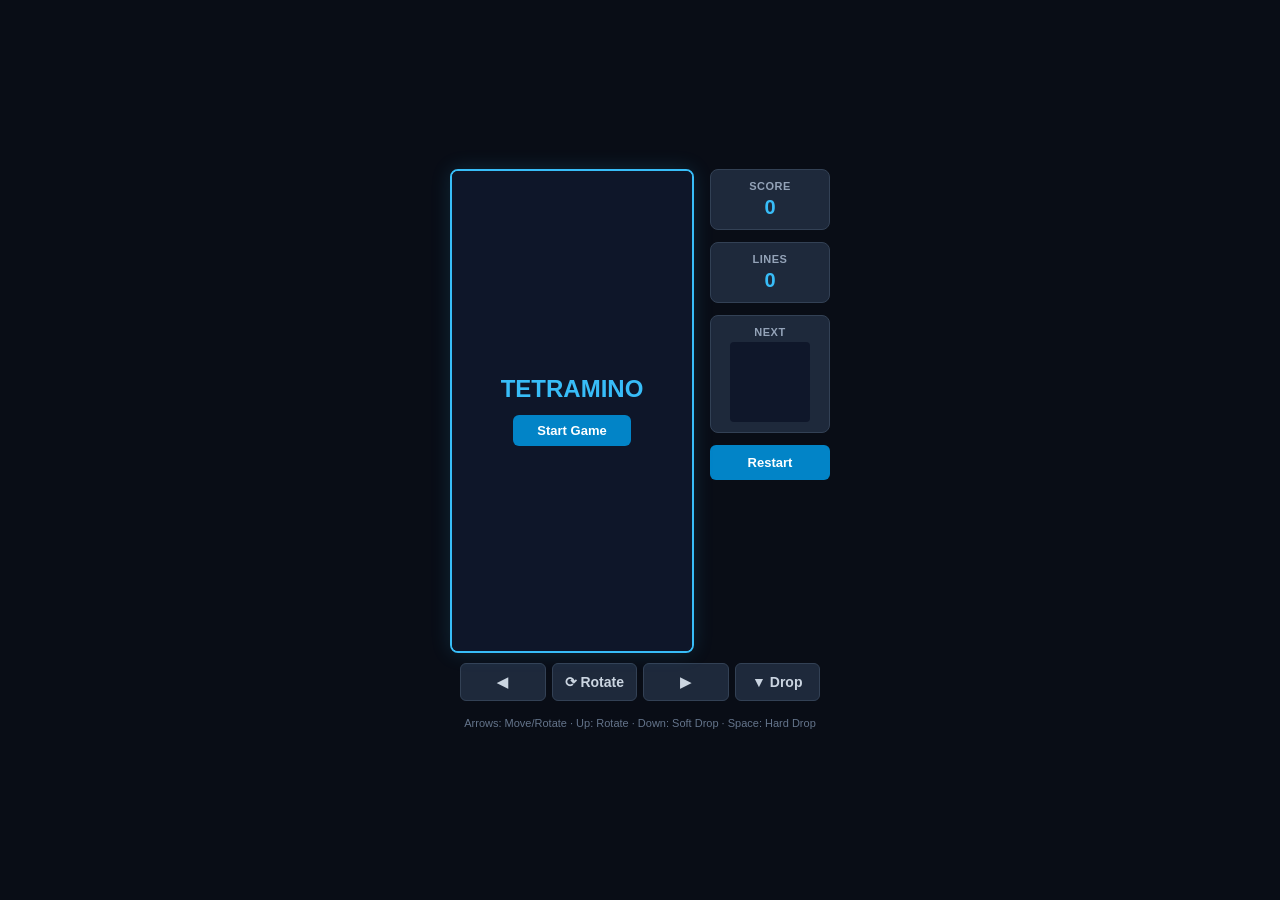
<file: public/games/tetris.html>
<!DOCTYPE html>
<html lang="en">
<head>
  <meta charset="UTF-8">
  <meta name="viewport" content="width=device-width, initial-scale=1.0, user-scalable=no">
  <title>Tetramino Blocks</title>
  <style>
    * { box-sizing: border-box; margin: 0; padding: 0; user-select: none; }
    body {
      background: #090d16;
      color: #f8fafc;
      font-family: -apple-system, BlinkMacSystemFont, "Segoe UI", Roboto, sans-serif;
      display: flex;
      flex-direction: column;
      align-items: center;
      justify-content: center;
      min-height: 100vh;
      padding: 12px;
    }
    .layout {
      display: flex;
      gap: 16px;
      align-items: flex-start;
    }
    .board-wrap {
      position: relative;
      background: #0f172a;
      border: 2px solid #38bdf8;
      border-radius: 8px;
      box-shadow: 0 0 20px rgba(56, 189, 248, 0.15);
      overflow: hidden;
    }
    canvas { display: block; }
    .side-panel {
      display: flex;
      flex-direction: column;
      gap: 12px;
      width: 120px;
    }
    .box {
      background: #1e293b;
      border: 1px solid #334155;
      border-radius: 8px;
      padding: 10px;
      text-align: center;
    }
    .box-title {
      font-size: 11px;
      text-transform: uppercase;
      font-weight: 700;
      color: #94a3b8;
      margin-bottom: 4px;
      letter-spacing: 0.5px;
    }
    .box-val {
      font-size: 20px;
      font-weight: 800;
      color: #38bdf8;
      font-variant-numeric: tabular-nums;
    }
    .mini-canvas {
      background: #0f172a;
      border-radius: 4px;
      margin-top: 4px;
      display: block;
      margin-inline: auto;
    }
    .btn {
      background: #0284c7;
      color: white;
      border: none;
      padding: 10px;
      border-radius: 6px;
      font-weight: 700;
      font-size: 13px;
      cursor: pointer;
      width: 100%;
      transition: background 0.15s;
    }
    .btn:hover { background: #0369a1; }
    .overlay {
      position: absolute;
      inset: 0;
      background: rgba(15, 23, 42, 0.9);
      display: flex;
      flex-direction: column;
      align-items: center;
      justify-content: center;
      gap: 12px;
      backdrop-filter: blur(4px);
    }
    .overlay.hidden { display: none; }
    .overlay-title { font-size: 24px; font-weight: 800; color: #38bdf8; }
    .controls-help {
      margin-top: 14px;
      font-size: 11px;
      color: #64748b;
      text-align: center;
      line-height: 1.5;
    }
    .mobile-controls {
      margin-top: 10px;
      display: grid;
      grid-template-columns: repeat(4, 1fr);
      gap: 6px;
      width: 100%;
      max-width: 360px;
    }
    .mbtn {
      background: #1e293b;
      border: 1px solid #334155;
      color: #cbd5e1;
      padding: 10px 0;
      border-radius: 6px;
      font-weight: bold;
      font-size: 14px;
      cursor: pointer;
    }
    .mbtn:active { background: #334155; }
  </style>
</head>
<body>
  <div class="layout">
    <div class="board-wrap">
      <canvas id="board" width="240" height="480"></canvas>
      <div class="overlay" id="overlay">
        <div class="overlay-title" id="overlay-msg">TETRAMINO</div>
        <button class="btn" id="start-btn" style="width: auto; padding: 8px 24px;">Start Game</button>
      </div>
    </div>

    <div class="side-panel">
      <div class="box">
        <div class="box-title">Score</div>
        <div class="box-val" id="score">0</div>
      </div>
      <div class="box">
        <div class="box-title">Lines</div>
        <div class="box-val" id="lines">0</div>
      </div>
      <div class="box">
        <div class="box-title">Next</div>
        <canvas class="mini-canvas" id="next-canvas" width="80" height="80"></canvas>
      </div>
      <button class="btn" id="restart-btn">Restart</button>
    </div>
  </div>

  <div class="mobile-controls">
    <button class="mbtn" id="m-left">◀</button>
    <button class="mbtn" id="m-rot">⟳ Rotate</button>
    <button class="mbtn" id="m-right">▶</button>
    <button class="mbtn" id="m-drop">▼ Drop</button>
  </div>

  <div class="controls-help">
    Arrows: Move/Rotate · Up: Rotate · Down: Soft Drop · Space: Hard Drop
  </div>

  <script>
    const COLS = 10;
    const ROWS = 20;
    const BLOCK = 24;

    const canvas = document.getElementById('board');
    const ctx = canvas.getContext('2d');
    const nextCanvas = document.getElementById('next-canvas');
    const nextCtx = nextCanvas.getContext('2d');

    const scoreEl = document.getElementById('score');
    const linesEl = document.getElementById('lines');
    const overlay = document.getElementById('overlay');
    const overlayMsg = document.getElementById('overlay-msg');
    const startBtn = document.getElementById('start-btn');
    const restartBtn = document.getElementById('restart-btn');

    const PIECES = [
      { shape: [[1, 1, 1, 1]], color: '#06b6d4' }, // I
      { shape: [[1, 1], [1, 1]], color: '#eab308' }, // O
      { shape: [[0, 1, 0], [1, 1, 1]], color: '#a855f7' }, // T
      { shape: [[1, 0, 0], [1, 1, 1]], color: '#3b82f6' }, // J
      { shape: [[0, 0, 1], [1, 1, 1]], color: '#f97316' }, // L
      { shape: [[0, 1, 1], [1, 1, 0]], color: '#22c55e' }, // S
      { shape: [[1, 1, 0], [0, 1, 1]], color: '#ef4444' }  // Z
    ];

    let grid = [];
    let currentPiece = null;
    let nextPiece = null;
    let score = 0;
    let lines = 0;
    let dropInterval = 800;
    let lastDropTime = 0;
    let isGameOver = false;
    let isPlaying = false;
    let animId = null;

    function resetGrid() {
      grid = Array(ROWS).fill(null).map(() => Array(COLS).fill(0));
    }

    function getRandomPiece() {
      const idx = Math.floor(Math.random() * PIECES.length);
      const p = PIECES[idx];
      return {
        shape: p.shape.map(row => [...row]),
        color: p.color,
        x: Math.floor(COLS / 2) - Math.floor(p.shape[0].length / 2),
        y: 0
      };
    }

    function startGame() {
      resetGrid();
      score = 0;
      lines = 0;
      scoreEl.textContent = '0';
      linesEl.textContent = '0';
      dropInterval = 800;
      isGameOver = false;
      isPlaying = true;
      currentPiece = getRandomPiece();
      nextPiece = getRandomPiece();
      overlay.classList.add('hidden');
      lastDropTime = performance.now();
      if (animId) cancelAnimationFrame(animId);
      animId = requestAnimationFrame(gameLoop);
      drawNext();
    }

    function collide(piece, offsetX = 0, offsetY = 0) {
      for (let r = 0; r < piece.shape.length; r++) {
        for (let c = 0; c < piece.shape[r].length; c++) {
          if (piece.shape[r][c]) {
            const newX = piece.x + c + offsetX;
            const newY = piece.y + r + offsetY;
            if (newX < 0 || newX >= COLS || newY >= ROWS) return true;
            if (newY >= 0 && grid[newY][newX]) return true;
          }
        }
      }
      return false;
    }

    function rotatePiece(piece) {
      const rotated = piece.shape[0].map((_, index) => piece.shape.map(row => row[index]).reverse());
      const oldShape = piece.shape;
      piece.shape = rotated;
      if (collide(piece)) {
        if (!collide(piece, -1, 0)) { piece.x -= 1; }
        else if (!collide(piece, 1, 0)) { piece.x += 1; }
        else { piece.shape = oldShape; }
      }
    }

    function merge(piece) {
      for (let r = 0; r < piece.shape.length; r++) {
        for (let c = 0; c < piece.shape[r].length; c++) {
          if (piece.shape[r][c]) {
            if (piece.y + r < 0) {
              triggerGameOver();
              return;
            }
            grid[piece.y + r][piece.x + c] = piece.color;
          }
        }
      }
      clearLines();
      currentPiece = nextPiece;
      nextPiece = getRandomPiece();
      drawNext();
      if (collide(currentPiece)) {
        triggerGameOver();
      }
    }

    function clearLines() {
      let cleared = 0;
      for (let r = ROWS - 1; r >= 0; r--) {
        if (grid[r].every(cell => cell !== 0)) {
          grid.splice(r, 1);
          grid.unshift(Array(COLS).fill(0));
          cleared++;
          r++; // re-check row
        }
      }
      if (cleared > 0) {
        lines += cleared;
        const lineScores = [0, 100, 300, 500, 800];
        score += (lineScores[cleared] || 800);
        scoreEl.textContent = score;
        linesEl.textContent = lines;
        dropInterval = Math.max(150, 800 - lines * 25);
      }
    }

    function hardDrop() {
      if (!isPlaying || isGameOver) return;
      while (!collide(currentPiece, 0, 1)) {
        currentPiece.y++;
        score += 2;
      }
      scoreEl.textContent = score;
      merge(currentPiece);
    }

    function triggerGameOver() {
      isGameOver = true;
      isPlaying = false;
      overlayMsg.textContent = 'GAME OVER';
      overlay.classList.remove('hidden');
    }

    function gameLoop(time) {
      if (!isPlaying || isGameOver) return;
      if (time - lastDropTime > dropInterval) {
        if (!collide(currentPiece, 0, 1)) {
          currentPiece.y++;
        } else {
          merge(currentPiece);
        }
        lastDropTime = time;
      }
      draw();
      animId = requestAnimationFrame(gameLoop);
    }

    function draw() {
      ctx.fillStyle = '#0f172a';
      ctx.fillRect(0, 0, canvas.width, canvas.height);

      // Grid lines
      ctx.strokeStyle = '#1e293b';
      ctx.lineWidth = 0.5;
      for (let x = 0; x <= canvas.width; x += BLOCK) {
        ctx.beginPath(); ctx.moveTo(x, 0); ctx.lineTo(x, canvas.height); ctx.stroke();
      }
      for (let y = 0; y <= canvas.height; y += BLOCK) {
        ctx.beginPath(); ctx.moveTo(0, y); ctx.lineTo(canvas.width, y); ctx.stroke();
      }

      // Draw locked blocks
      for (let r = 0; r < ROWS; r++) {
        for (let c = 0; c < COLS; c++) {
          if (grid[r][c]) {
            drawBlock(ctx, c * BLOCK, r * BLOCK, grid[r][c]);
          }
        }
      }

      // Draw ghost piece
      if (currentPiece) {
        let ghostY = currentPiece.y;
        while (!collide(currentPiece, 0, ghostY - currentPiece.y + 1)) {
          ghostY++;
        }
        for (let r = 0; r < currentPiece.shape.length; r++) {
          for (let c = 0; c < currentPiece.shape[r].length; c++) {
            if (currentPiece.shape[r][c]) {
              ctx.strokeStyle = 'rgba(255, 255, 255, 0.25)';
              ctx.lineWidth = 1;
              ctx.strokeRect((currentPiece.x + c) * BLOCK + 1, (ghostY + r) * BLOCK + 1, BLOCK - 2, BLOCK - 2);
            }
          }
        }

        // Draw active piece
        for (let r = 0; r < currentPiece.shape.length; r++) {
          for (let c = 0; c < currentPiece.shape[r].length; c++) {
            if (currentPiece.shape[r][c]) {
              drawBlock(ctx, (currentPiece.x + c) * BLOCK, (currentPiece.y + r) * BLOCK, currentPiece.color);
            }
          }
        }
      }
    }

    function drawBlock(c, x, y, color) {
      c.fillStyle = color;
      c.fillRect(x + 1, y + 1, BLOCK - 2, BLOCK - 2);
      c.fillStyle = 'rgba(255, 255, 255, 0.2)';
      c.fillRect(x + 1, y + 1, BLOCK - 2, 3);
      c.fillStyle = 'rgba(0, 0, 0, 0.2)';
      c.fillRect(x + 1, y + BLOCK - 4, BLOCK - 2, 3);
    }

    function drawNext() {
      nextCtx.fillStyle = '#0f172a';
      nextCtx.fillRect(0, 0, nextCanvas.width, nextCanvas.height);
      if (!nextPiece) return;
      const pw = nextPiece.shape[0].length * 16;
      const ph = nextPiece.shape.length * 16;
      const offsetX = (nextCanvas.width - pw) / 2;
      const offsetY = (nextCanvas.height - ph) / 2;

      for (let r = 0; r < nextPiece.shape.length; r++) {
        for (let c = 0; c < nextPiece.shape[r].length; c++) {
          if (nextPiece.shape[r][c]) {
            nextCtx.fillStyle = nextPiece.color;
            nextCtx.fillRect(offsetX + c * 16 + 1, offsetY + r * 16 + 1, 14, 14);
          }
        }
      }
    }

    window.addEventListener('keydown', e => {
      if (!isPlaying || isGameOver) return;
      if (['ArrowLeft', 'KeyA'].includes(e.code)) {
        if (!collide(currentPiece, -1, 0)) currentPiece.x--;
      } else if (['ArrowRight', 'KeyD'].includes(e.code)) {
        if (!collide(currentPiece, 1, 0)) currentPiece.x++;
      } else if (['ArrowDown', 'KeyS'].includes(e.code)) {
        if (!collide(currentPiece, 0, 1)) { currentPiece.y++; score += 1; scoreEl.textContent = score; }
      } else if (['ArrowUp', 'KeyW'].includes(e.code)) {
        rotatePiece(currentPiece);
      } else if (e.code === 'Space') {
        hardDrop();
      }
    });

    document.getElementById('m-left').addEventListener('click', () => { if (isPlaying && !collide(currentPiece, -1, 0)) currentPiece.x--; });
    document.getElementById('m-right').addEventListener('click', () => { if (isPlaying && !collide(currentPiece, 1, 0)) currentPiece.x++; });
    document.getElementById('m-rot').addEventListener('click', () => { if (isPlaying) rotatePiece(currentPiece); });
    document.getElementById('m-drop').addEventListener('click', () => { if (isPlaying) hardDrop(); });

    startBtn.addEventListener('click', startGame);
    restartBtn.addEventListener('click', startGame);

    draw();
  </script>
</body>
</html>
</file>
